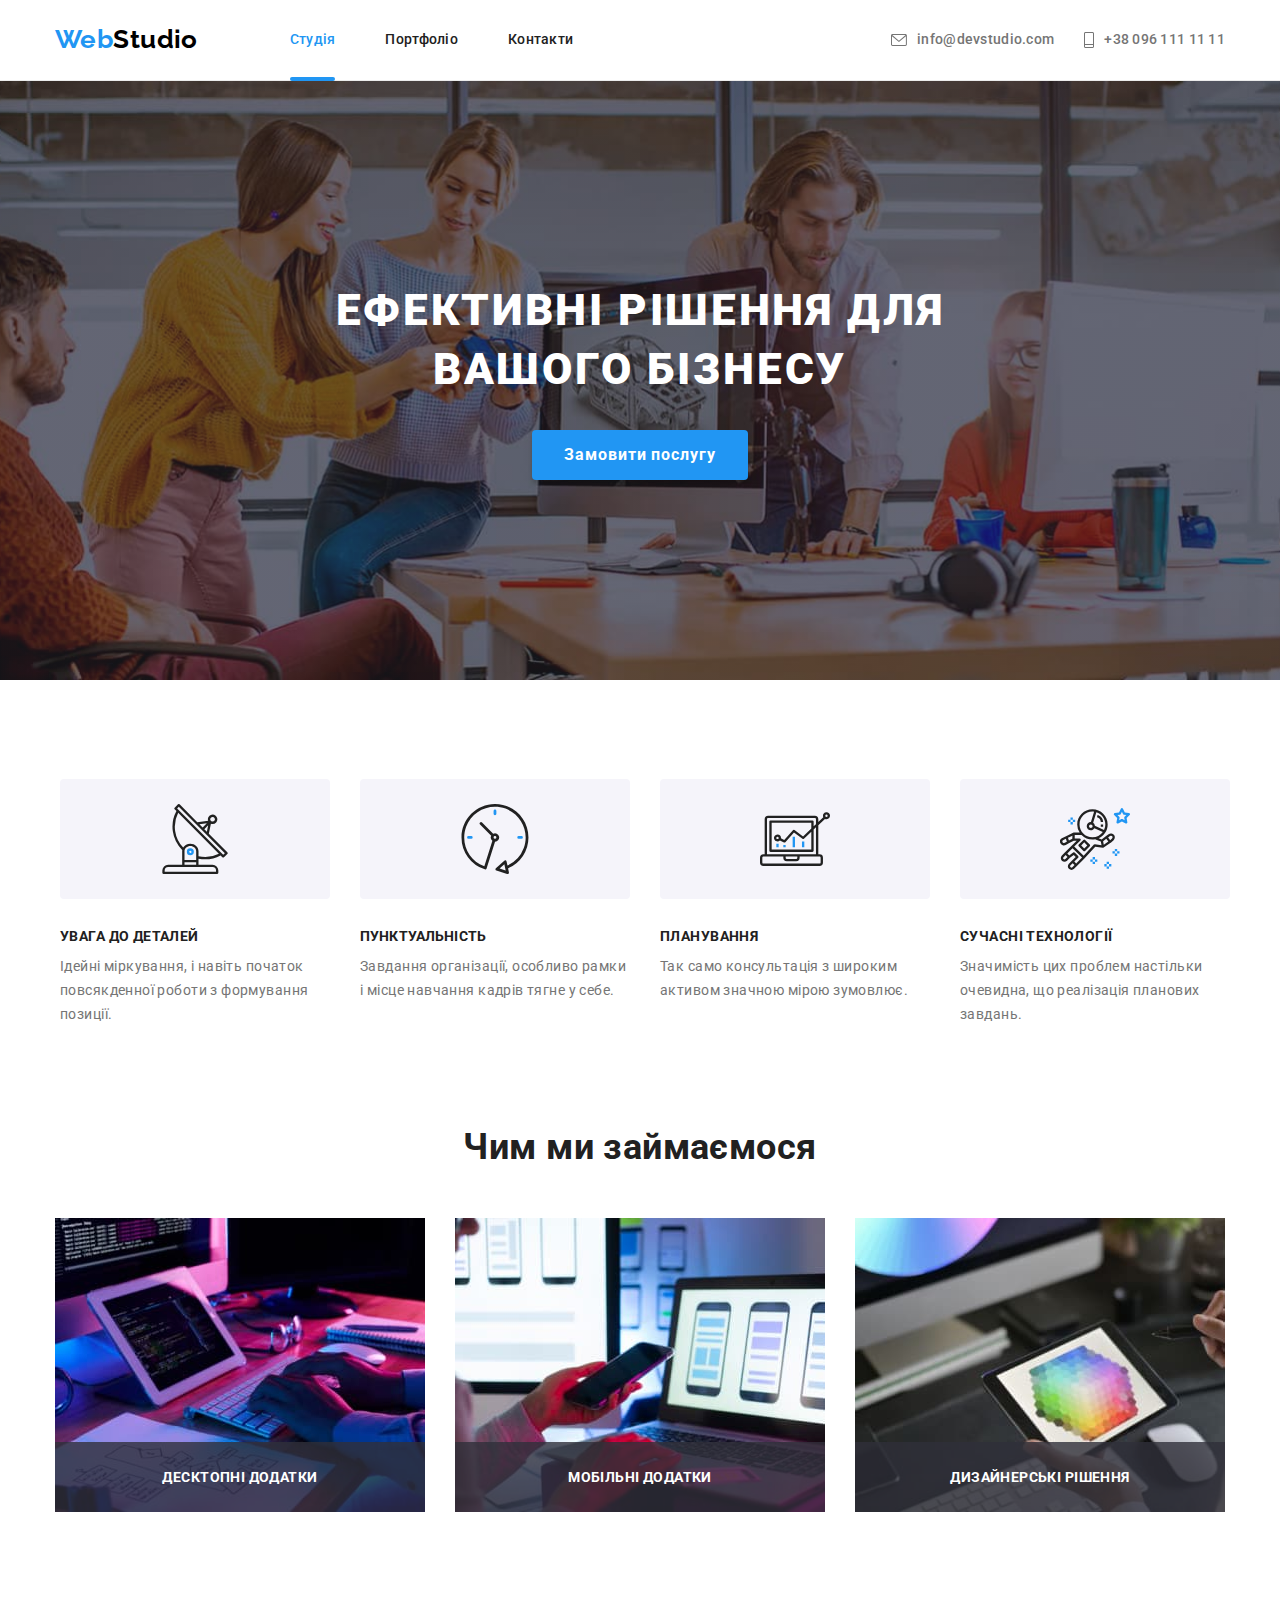
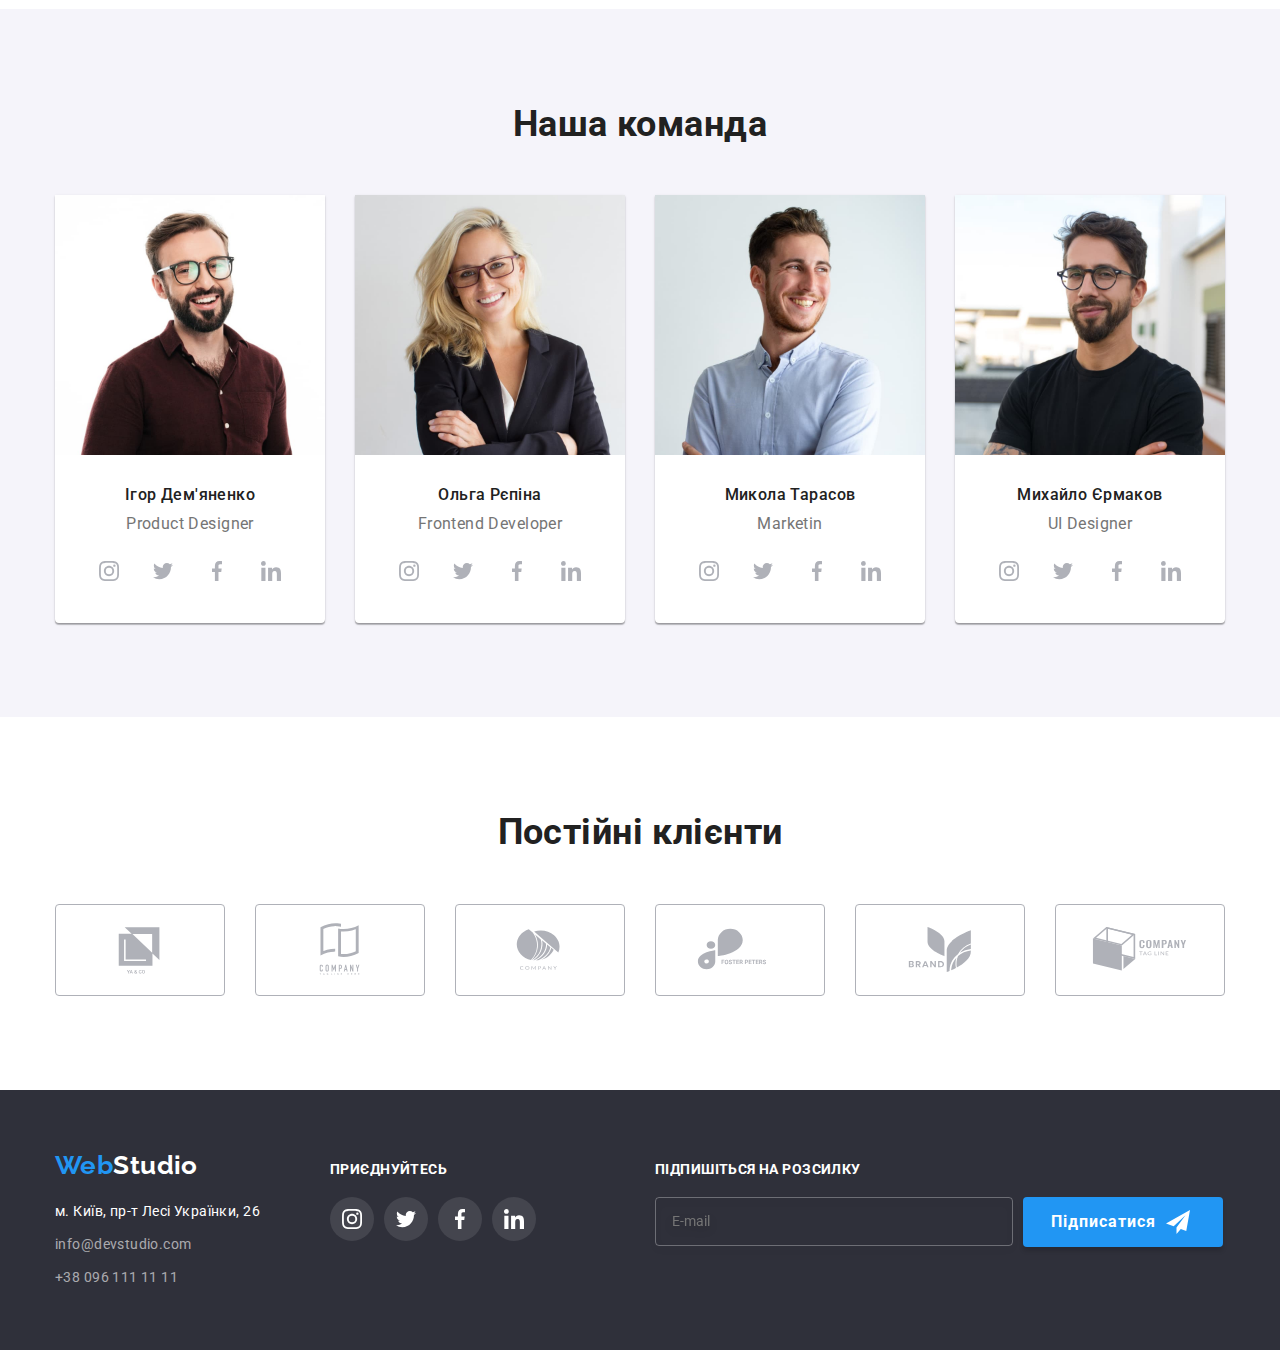
<file: index.html>
<!DOCTYPE html>
<html lang="uk">
  <head>
    <meta charset="UTF-8" />
    <meta http-equiv="X-UA-Compatible" content="IE=edge" />
    <meta name="viewport" content="width=device-width, initial-scale=1.0" />
    <title>WebStudio</title>
    <link
      href="https://fonts.googleapis.com/css2?family=Raleway:wght@700&family=Roboto:wght@400;500;700;900&display=swap"
      rel="stylesheet"
    />
    <link rel="stylesheet" href="./css/main.min.css" />
  </head>
  <body>
    <header class="page-header">
      <div class="container">
        <div class="page-header__block">
          <a href="./index.html" class="logo page-header__logo" lang="en">
            Web<span class="logo__part">Studio</span>
          </a>
          <nav class="navigation page-header__navigation">
            <ul class="navigation__list">
              <li class="navigation__item">
                <a href="./index.html" class="navigation__link navigation__link--active">Студія</a>
              </li>
              <li class="navigation__item">
                <a href="./portfolio.html" class="navigation__link">Портфоліо</a>
              </li>
              <li class="navigation__item">
                <a href="" class="navigation__link">Контакти</a>
              </li>
            </ul>
          </nav>
          <ul class="contact page-header__contact">
            <li class="contact__item">
              <a class="contact__link" href="mailto:info@devstudio.com">
                <svg class="icon contact__icon" width="16" height="12">
                  <use xlink:href="./images/sprite.svg#icon-maile"></use>
                </svg>
                info@devstudio.com
              </a>
            </li>
            <li class="contact__item">
              <a class="contact__link" href="tel:+380961111111">
                <svg class="icon contact__icon" width="10" height="16">
                  <use xlink:href="./images/sprite.svg#icon-phone1"></use>
                </svg>
                +38 096 111 11 11
              </a>
            </li>
          </ul>
        </div>
      </div>
    </header>
    <main>
      <!-- Герой -->
      <section class="hero">
        <div class="container">
          <h1 class="hero__title">Ефективні рішення для вашого бізнесу</h1>
          <button class="button hero__button" type="submit" data-modal-open>
            Замовити послугу
          </button>
        </div>
      </section>
      <!--Переваги features-->
      <section class="section">
        <div class="container">
          <h2 class="visually-hidden">Переваги</h2>
          <ul class="features">
            <li>
              <div class="features__card">
                <svg class="icon" width="70" height="70">
                  <use xlink:href="./images/sprite.svg#icon-antenna"></use>
                </svg>
              </div>
              <h3 class="features__label">УВАГА ДО ДЕТАЛЕЙ</h3>
              <p class="features__description">
                Ідейні міркування, і навіть початок повсякденної роботи з формування позиції.
              </p>
            </li>
            <li>
              <div class="features__card">
                <svg class="icon" width="70" height="70">
                  <use xlink:href="./images/sprite.svg#icon-clock"></use>
                </svg>
              </div>
              <h3 class="label features__label">ПУНКТУАЛЬНІСТЬ</h3>
              <p class="features__description">
                Завдання організації, особливо рамки і місце навчання кадрів тягне у себе.
              </p>
            </li>
            <li>
              <div class="features__card">
                <svg class="icon" width="70" height="70">
                  <use xlink:href="./images/sprite.svg#icon-diagram"></use>
                </svg>
              </div>
              <h3 class="features__label">ПЛАНУВАННЯ</h3>
              <p class="features__description">
                Так само консультація з широким активом значною мірою зумовлює.
              </p>
            </li>
            <li>
              <div class="features__card">
                <svg class="icon" width="70" height="70">
                  <use xlink:href="./images/sprite.svg#icon-astronaut"></use>
                </svg>
              </div>
              <h3 class="features__label">СУЧАСНІ ТЕХНОЛОГІЇ</h3>
              <p class="features__description">
                Значимість цих проблем настільки очевидна, що реалізація планових завдань.
              </p>
            </li>
          </ul>
        </div>
      </section>
      <!--Чим ми займаємося-->
      <section class="section work">
        <div class="container">
          <h2 class="section__title work__title">Чим ми займаємося</h2>
          <ul class="work-list">
            <li class="work-list__item">
              <img
                class="image"
                src="./images/doing_1.jpg"
                alt="Набирання коду відповідно алгоритму"
                width="370"
                height="294"
              />
              <p class="work-list__hidden">Десктопні додатки</p>
            </li>
            <li class="work-list__item">
              <img
                class="image"
                src="./images/doing_2.jpg"
                alt="Провірка адаптивної версії на телефоні"
                width="370"
                height="294"
              />
              <p class="work-list__hidden">Мобільні додатки</p>
            </li>
            <li class="work-list__item">
              <img
                class="image"
                src="./images/doing_3.jpg"
                alt="Вибір основного кольору з кольорової гами"
                width="370"
                height="294"
              />
              <p class="work-list__hidden">Дизайнерські рішення</p>
            </li>
          </ul>
        </div>
      </section>
      <!--Наша команда-->
      <section class="section team">
        <div class="container">
          <h2 class="section__title team__title">Наша команда</h2>
          <ul class="team-list">
            <li class="team-list__card">
              <img
                class="image team-list__image"
                src="./images/team_1.jpg"
                alt="Фото Ігора Дем'яненка"
                width="270"
                height="260"
              />
              <div class="team-list__meta">
                <h3 class="team-list__name">Ігор Дем'яненко</h3>
                <p class="speciality team-list__speciality">Product Designer</p>
                <ul class="social">
                  <li class="social__items">
                    <a
                      class="social__link"
                      href="#"
                      target="_blank"
                      aria-label="instagram"
                      rel="noreferrer noopener"
                    >
                      <svg class="icon social__icon" width="20" height="20">
                        <use xlink:href="./images/sprite.svg#icon-instagram"></use>
                      </svg>
                    </a>
                  </li>
                  <li class="social__items">
                    <a
                      class="social__link"
                      href="#"
                      target="_blank"
                      aria-label="twitter"
                      rel="noreferrer noopener"
                    >
                      <svg class="icon social__icon" width="20" height="20">
                        <use xlink:href="./images/sprite.svg#icon-twitter"></use>
                      </svg>
                    </a>
                  </li>
                  <li class="social__items">
                    <a
                      class="social__link"
                      href="#"
                      target="_blank"
                      aria-label="facebook"
                      rel="noreferrer noopener"
                    >
                      <svg class="icon social__icon" width="20" height="20">
                        <use xlink:href="./images/sprite.svg#icon-facebook"></use>
                      </svg>
                    </a>
                  </li>
                  <li class="social__items">
                    <a
                      class="social__link"
                      href="#"
                      target="_blank"
                      aria-label="linkedin"
                      rel="noreferrer noopener"
                    >
                      <svg class="icon social__icon" width="20" height="20">
                        <use xlink:href="./images/sprite.svg#icon-linkedin"></use>
                      </svg>
                    </a>
                  </li>
                </ul>
              </div>
            </li>
            <li class="team-list__card">
              <img
                class="image team-list__image"
                src="./images/team_2.jpg"
                alt="Фото Ігора Дем'яненка"
                width="270"
                height="260"
              />
              <div class="meta team-list__meta">
                <h3 class="name team-list__name">Ольга Рєпіна</h3>
                <p class="speciality team-list__speciality">Frontend Developer</p>
                <ul class="social social__row">
                  <li class="social__items">
                    <a
                      class="social__link"
                      href="#"
                      target="_blank"
                      aria-label="instagram"
                      rel="noreferrer noopener"
                    >
                      <svg class="icon social__icon" width="20" height="20">
                        <use xlink:href="./images/sprite.svg#icon-instagram"></use>
                      </svg>
                    </a>
                  </li>
                  <li class="social__items">
                    <a
                      class="social__link"
                      href="#"
                      target="_blank"
                      aria-label="twitter"
                      rel="noreferrer noopener"
                    >
                      <svg class="icon social__icon" width="20" height="20">
                        <use xlink:href="./images/sprite.svg#icon-twitter"></use>
                      </svg>
                    </a>
                  </li>
                  <li class="social__items">
                    <a
                      class="social__link"
                      href="#"
                      target="_blank"
                      aria-label="facebook"
                      rel="noreferrer noopener"
                    >
                      <svg class="icon social__icon" width="20" height="20">
                        <use xlink:href="./images/sprite.svg#icon-facebook"></use>
                      </svg>
                    </a>
                  </li>
                  <li class="social__items">
                    <a
                      class="social__link"
                      href="#"
                      target="_blank"
                      aria-label="linkedin"
                      rel="noreferrer noopener"
                    >
                      <svg class="icon social__icon" width="20" height="20">
                        <use xlink:href="./images/sprite.svg#icon-linkedin"></use>
                      </svg>
                    </a>
                  </li>
                </ul>
              </div>
            </li>
            <li class="team-list__card">
              <img
                class="image team-card__image"
                src="./images/team_3.jpg"
                alt="Фото Ігора Дем'яненка"
                width="270"
                height="260"
              />
              <div class="meta team-list__meta">
                <h3 class="name team-list__name">Микола Тарасов</h3>
                <p class="speciality team-list__speciality">Marketin</p>
                <ul class="social social__row">
                  <li class="social__items">
                    <a
                      class="social__link"
                      href="#"
                      target="_blank"
                      aria-label="instagram"
                      rel="noreferrer noopener"
                    >
                      <svg class="icon social__icon" width="20" height="20">
                        <use xlink:href="./images/sprite.svg#icon-instagram"></use>
                      </svg>
                    </a>
                  </li>
                  <li class="social__items">
                    <a
                      class="social__link"
                      href="#"
                      target="_blank"
                      aria-label="twitter"
                      rel="noreferrer noopener"
                    >
                      <svg class="icon social__icon" width="20" height="20">
                        <use xlink:href="./images/sprite.svg#icon-twitter"></use>
                      </svg>
                    </a>
                  </li>
                  <li class="social__items">
                    <a
                      class="social__link"
                      href="#"
                      target="_blank"
                      aria-label="facebook"
                      rel="noreferrer noopener"
                    >
                      <svg class="icon social__icon" width="20" height="20">
                        <use xlink:href="./images/sprite.svg#icon-facebook"></use>
                      </svg>
                    </a>
                  </li>
                  <li class="social__items">
                    <a
                      class="social__link"
                      href="#"
                      target="_blank"
                      aria-label="linkedin"
                      rel="noreferrer noopener"
                    >
                      <svg class="icon social__icon" width="20" height="20">
                        <use xlink:href="./images/sprite.svg#icon-linkedin"></use>
                      </svg>
                    </a>
                  </li>
                </ul>
              </div>
            </li>
            <li class="team-list__card">
              <img
                class="image team-list__image"
                src="./images/team_4.jpg"
                alt="Фото Ігора Дем'яненка"
                width="270"
                height="260"
              />
              <div class="meta team-list__meta">
                <h3 class="name team-list__name">Михайло Єрмаков</h3>
                <p class="speciality team-list__speciality">UI Designer</p>
                <ul class="social social__row">
                  <li class="social__items">
                    <a
                      class="social__link"
                      href="#"
                      target="_blank"
                      aria-label="instagram"
                      rel="noreferrer noopener"
                    >
                      <svg class="icon social__icon" width="20" height="20">
                        <use xlink:href="./images/sprite.svg#icon-instagram"></use>
                      </svg>
                    </a>
                  </li>
                  <li class="social__items">
                    <a
                      class="social__link"
                      href="#"
                      target="_blank"
                      aria-label="twitter"
                      rel="noreferrer noopener"
                    >
                      <svg class="icon social__icon" width="20" height="20">
                        <use xlink:href="./images/sprite.svg#icon-twitter"></use>
                      </svg>
                    </a>
                  </li>
                  <li class="social__items">
                    <a
                      class="social__link"
                      href="#"
                      target="_blank"
                      aria-label="facebook"
                      rel="noreferrer noopener"
                    >
                      <svg class="icon social__icon" width="20" height="20">
                        <use xlink:href="./images/sprite.svg#icon-facebook"></use>
                      </svg>
                    </a>
                  </li>
                  <li class="social__items">
                    <a
                      class="social__link"
                      href="#"
                      target="_blank"
                      aria-label="linkedin"
                      rel="noreferrer noopener"
                    >
                      <svg class="icon social__icon" width="20" height="20">
                        <use xlink:href="./images/sprite.svg#icon-linkedin"></use>
                      </svg>
                    </a>
                  </li>
                </ul>
              </div>
            </li>
          </ul>
        </div>
      </section>
      <section class="section">
        <div class="container">
          <h2 class="section__title clients__title">Постійні клієнти</h2>
          <ul class="clients-list">
            <li>
              <a
                class="clients-list__link"
                href="#"
                target="_blank"
                aria-label="instagram"
                rel="noreferrer noopener"
              >
                <svg class="icon clients-list__icon" width="106" height="60">
                  <use xlink:href="./images/sprite.svg#icon-client1"></use>
                </svg>
              </a>
            </li>
            <li>
              <a
                class="clients-list__link"
                href="#"
                target="_blank"
                aria-label="instagram"
                rel="noreferrer noopener"
              >
                <svg class="icon clients-list__icon" width="106" height="60">
                  <use xlink:href="./images/sprite.svg#icon-client2"></use>
                </svg>
              </a>
            </li>
            <li>
              <a
                class="clients-list__link"
                href="#"
                target="_blank"
                aria-label="instagram"
                rel="noreferrer noopener"
              >
                <svg class="icon clients-list__icon" width="106" height="60">
                  <use xlink:href="./images/sprite.svg#icon-client3"></use>
                </svg>
              </a>
            </li>
            <li>
              <a
                class="clients-list__link"
                href="#"
                target="_blank"
                aria-label="instagram"
                rel="noreferrer noopener"
              >
                <svg class="icon clients-list__icon" width="106" height="60">
                  <use xlink:href="./images/sprite.svg#icon-client4"></use>
                </svg>
              </a>
            </li>
            <li>
              <a
                class="clients-list__link"
                href="#"
                target="_blank"
                aria-label="instagram"
                rel="noreferrer noopener"
              >
                <svg class="icon clients-list__icon" width="106" height="60">
                  <use xlink:href="./images/sprite.svg#icon-client5"></use>
                </svg>
              </a>
            </li>
            <li>
              <a
                class="clients-list__link"
                href="#"
                target="_blank"
                aria-label="instagram"
                rel="noreferrer noopener"
              >
                <svg class="icon clients-list__icon" width="106" height="60">
                  <use xlink:href="./images/sprite.svg#icon-client6"></use>
                </svg>
              </a>
            </li>
          </ul>
        </div>
      </section>
    </main>
    <footer class="page-footer">
      <div class="container">
        <div class="box page-footer__box">
          <div class="box__location">
            <a class="logo page-footer__logo" lang="en" href="./index.html">
              Web<span class="logo__part--white">Studio</span>
            </a>
            <address>
              <ul class="address">
                <li class="address__item">
                  <a
                    class="address__link address__link--white"
                    href="https://goo.gl/maps/mdCvPHbTgnXHSj438"
                    target="_blank"
                    rel="noopener noreferrer"
                    >м. Київ, пр-т Лесі Українки, 26</a
                  >
                </li>
                <li class="address__item">
                  <a class="address__link address__link--gray" href="mailto:info@devstudio.com"
                    >info@devstudio.com</a
                  >
                </li>
                <li class="address__item">
                  <a class="address__link address__link--gray" href="tel:+380961111111"
                    >+38 096 111 11 11</a
                  >
                </li>
              </ul>
            </address>
          </div>
          <div class="box__social">
            <p class="slogan slogan__social">приєднуйтесь</p>
            <ul class="social social__row">
              <li class="social__items">
                <a
                  class="social__link page-footer__link"
                  href="#"
                  target="_blank"
                  aria-label="instagram"
                  rel="noreferrer noopener"
                >
                  <svg class="icon social__icon" width="20" height="20">
                    <use xlink:href="./images/sprite.svg#icon-instagram"></use>
                  </svg>
                </a>
              </li>
              <li class="social__items">
                <a
                  class="social__link page-footer__link"
                  href="#"
                  target="_blank"
                  aria-label="twitter"
                  rel="noreferrer noopener"
                >
                  <svg class="icon social__icon" width="20" height="20">
                    <use xlink:href="./images/sprite.svg#icon-twitter"></use>
                  </svg>
                </a>
              </li>
              <li class="social__items">
                <a
                  class="social__link page-footer__link"
                  href="#"
                  target="_blank"
                  aria-label="facebook"
                  rel="noreferrer noopener"
                >
                  <svg class="icon social__icon" width="20" height="20">
                    <use xlink:href="./images/sprite.svg#icon-facebook"></use>
                  </svg>
                </a>
              </li>
              <li class="social__items">
                <a
                  class="social__link page-footer__link"
                  href="#"
                  target="_blank"
                  aria-label="linkedin"
                  rel="noreferrer noopener"
                >
                  <svg class="icon social__icon" width="20" height="20">
                    <use xlink:href="./images/sprite.svg#icon-linkedin"></use>
                  </svg>
                </a>
              </li>
            </ul>
          </div>
          <div class="box__sending">
            <p class="slogan slogan__sending">Підпишіться на розсилку</p>
            <form class="form">
              <label class="form__mail">
                <input class="form__input" type="email" name="email" placeholder="E-mail" />
              </label>

              <button class="button form__button" type="submit">
                Підписатися
                <svg class="icon button__icon" width="24px" height="24px">
                  <use xlink:href="./images/sprite.svg#icon-send"></use>
                </svg>
              </button>
            </form>
          </div>
        </div>
      </div>
    </footer>

    <div class="backdrop is-hidden" data-modal>
      <div class="backdrop__modal">
        <button class="close-modal" type="button" data-modal-close>
          <svg class="icon close-modal__icon" width="18" height="18">
            <use xlink:href="./images/sprite.svg#icon-close"></use>
          </svg>
        </button>
        <p class="close-modal__title">Залиште свої дані, ми вам передзвонимо</p>

        <form action="#" class="form__modal">
          <div class="group-row" role="group">
            <label class="label group-row__label" for="name">Ім'я</label>
            <div class="group-row__modal">
              <input class="group-row__input" name="name" type="text" id="name" placeholder=" " />
              <svg class="icon group-row__icon" width="18" height="18">
                <use href="./images/sprite.svg#icon-person"></use>
              </svg>
            </div>
          </div>

          <div class="group-row" role="group">
            <label class="label group-row__label" for="phone">Телефон</label>
            <div class="group-row__modal">
              <input class="group-row__input" name="phone" type="tel" id="phone" placeholder=" " />
              <svg class="icon group-row__icon" width="18" height="18">
                <use xlink:href="./images/sprite.svg#icon-mobil-phone"></use>
              </svg>
            </div>
          </div>

          <div class="group-row" role="group">
            <label class="label group-row__label" for="email">Пошта</label>
            <div class="group-row__modal">
              <input class="group-row__input" name="text" type="email" id="email" placeholder=" " />
              <svg class="icon group-row__icon" width="18" height="18">
                <use xlink:href="./images/sprite.svg#icon-email"></use>
              </svg>
            </div>
          </div>

          <div class="group-textarea" role="group">
            <label class="label group-textarea__label">Коментар</label>
            <textarea
              class="group-textarea__textarea"
              name="textarea"
              placeholder="Введіть текст"
            ></textarea>
          </div>

          <div class="group-checkbox" role="group">
            <label class="group-checkbox__label">
              <input class="group-checkbox__input" type="checkbox" name="checkbox" />
              <span class="group-checkbox__icon"></span>

              Погоджуюся з розсилкою та приймаю
              <a class="group-checkbox__link">Умови договору</a>
            </label>
          </div>
          <div class="button-modal">
            <button class="button button-modal__submit" type="submit">Відправити</button>
          </div>
        </form>
      </div>
    </div>

    <!--Portfolio-->

    <script src="./js/modal.js"></script>
  </body>
</html>
</file>
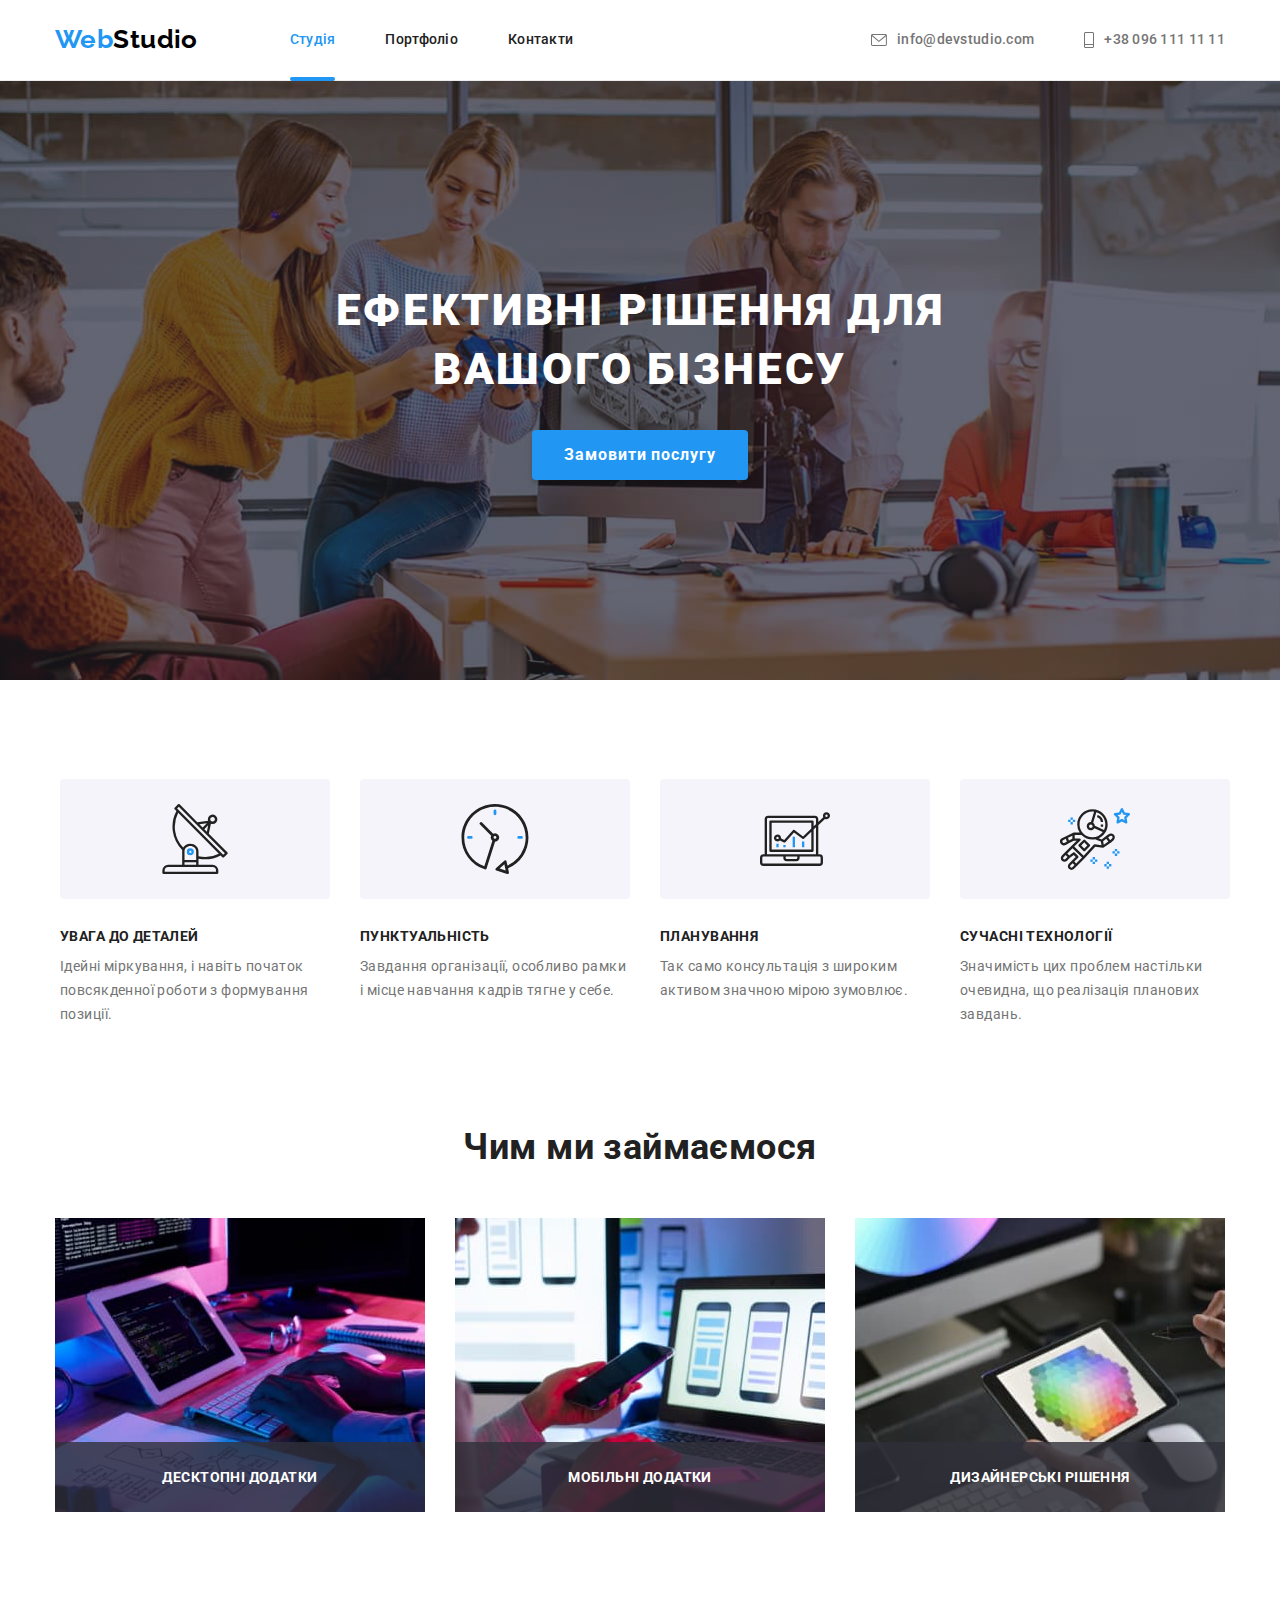
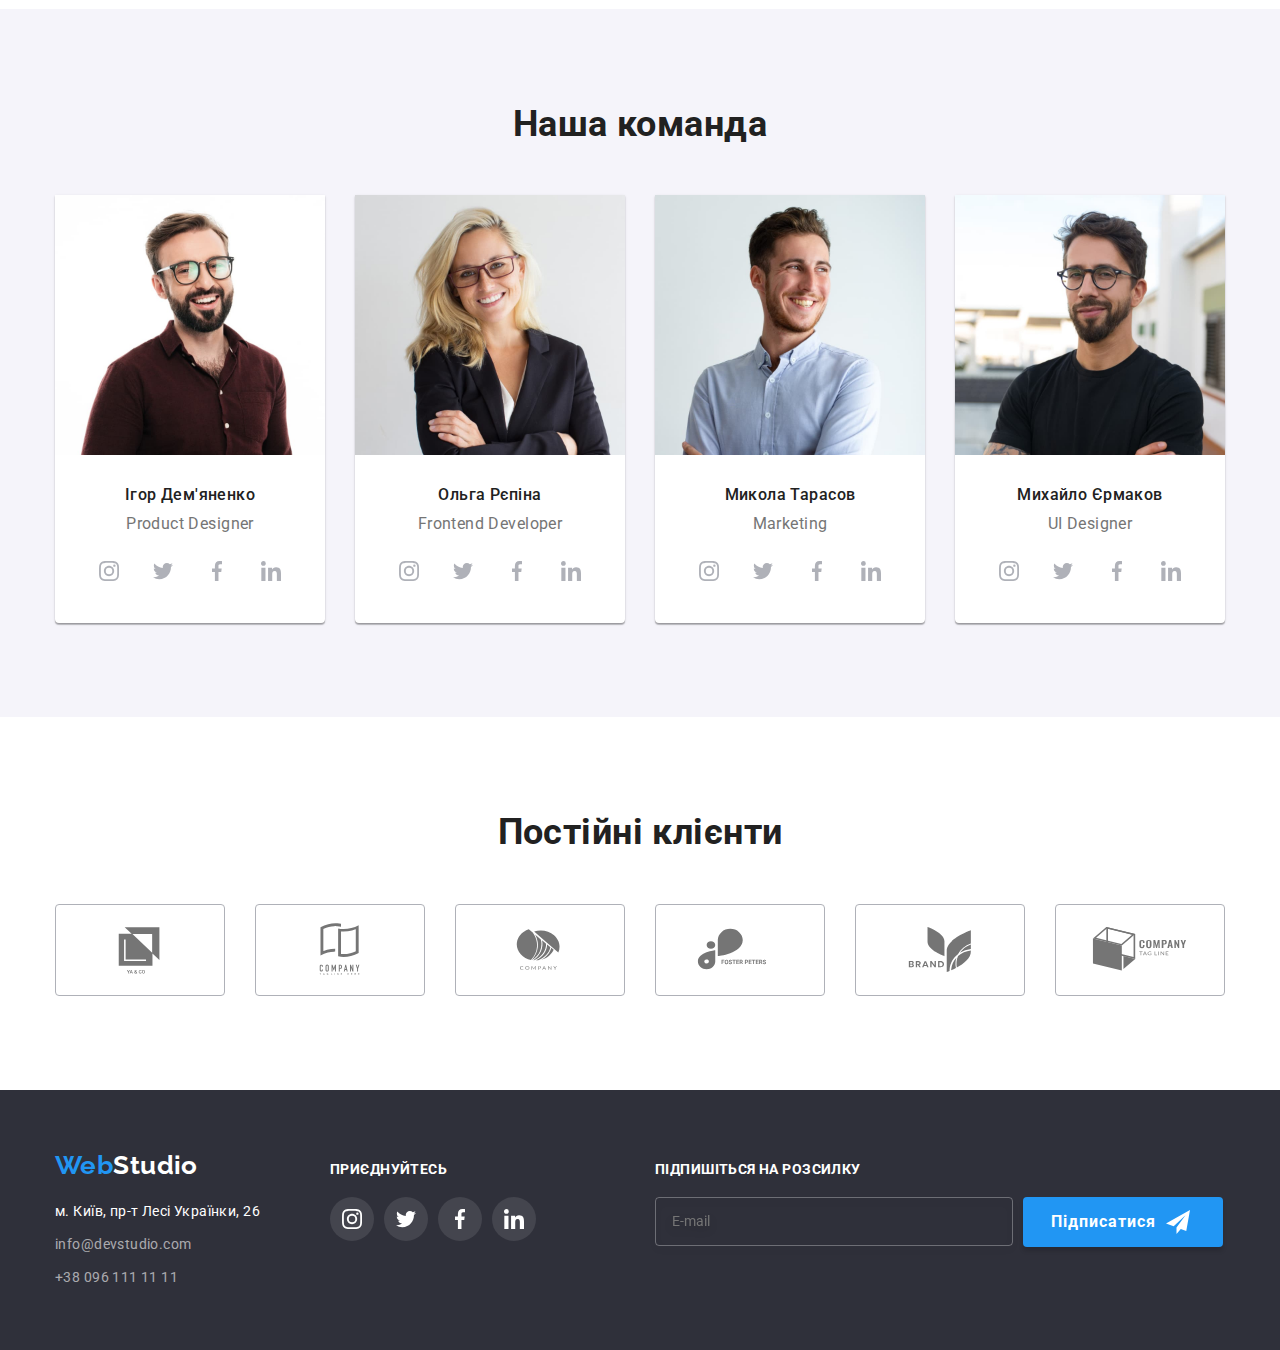
<file: old-index.html>
<!DOCTYPE html>
<html lang="uk">
  <head>
    <meta charset="UTF-8" />
    <meta http-equiv="X-UA-Compatible" content="IE=edge" />
    <meta name="viewport" content="width=device-width, initial-scale=1.0" />
    <title>WebStudio</title>

    <link
      href="https://fonts.googleapis.com/css2?family=Raleway:wght@700&family=Roboto:wght@400;500;700;900&display=swap"
      rel="stylesheet"
    />
    <link href="./old-css/modern-normalize-main/modern-normalize.css" rel="stylesheet" />
    <link href="./old-css/old-style.css" rel="stylesheet" />
  </head>
  <body>
    <header class="page-header">
      <div class="container header-block">
        <nav class="header-navigation">
          <a class="header-logo logo" lang="en" href="./index.html"><span>Web</span>Studio</a>
          <ul class="site-nav list">
            <li class="site-item">
              <a href="./old-index.html" class="site-link link current">Студія</a>
            </li>
            <li class="site-item">
              <a href="./old-portfolio.html" class="site-link link">Портфоліо</a>
            </li>
            <li class="site-item">
              <a href="" class="site-link link">Контакти</a>
            </li>
          </ul>
        </nav>
        <ul class="contact-nav list">
          <li class="contact-item">
            <a href="mailto:info@devstudio.com" class="contact-link link">
              <svg class="contact-icon" width="16" height="12">
                <use xlink:href="./images/sprite.svg#icon-maile"></use>
              </svg>
              info@devstudio.com
            </a>
          </li>
          <li class="contact-item">
            <a href="tel:+380961111111" class="contact-link link">
              <svg class="contact-icon" width="10" height="16">
                <use xlink:href="./images/sprite.svg#icon-phone1"></use>
              </svg>
              +38 096 111 11 11
            </a>
          </li>
        </ul>
      </div>
    </header>
    <main>
      <!-- Герой -->

      <section class="hero">
        <h1 class="hero-title">Ефективні рішення для вашого бізнесу</h1>
        <button class="button primary" type="submit" data-modal-open>Замовити послугу</button>
      </section>
      <!--Переваги features-->
      <section class="section">
        <div class="container">
          <h2 class="section-title visibility-hidden">Переваги</h2>
          <ul class="feature-list list">
            <li class="feature-item">
              <div class="feature-thumba">
                <svg class="feature-icon" width="70" height="70">
                  <use xlink:href="./images/sprite.svg#icon-antenna"></use>
                </svg>
              </div>
              <h3 class="title">УВАГА ДО ДЕТАЛЕЙ</h3>
              <p class="feature-icon-text text">
                Ідейні міркування, і навіть початок повсякденної роботи з формування позиції.
              </p>
            </li>
            <li class="feature-item">
              <div class="feature-thumba">
                <svg class="feature-icon" width="70" height="70">
                  <use xlink:href="./images/sprite.svg#icon-clock"></use>
                </svg>
              </div>
              <h3 class="title">ПУНКТУАЛЬНІСТЬ</h3>
              <p class="feature-icon-text text">
                Завдання організації, особливо рамки і місце навчання кадрів тягне у себе.
              </p>
            </li>
            <li class="feature-item">
              <div class="feature-thumba">
                <svg class="feature-icon" width="70" height="70">
                  <use xlink:href="./images/sprite.svg#icon-diagram"></use>
                </svg>
              </div>
              <h3 class="title">ПЛАНУВАННЯ</h3>
              <p class="feature-icon-text text">
                Так само консультація з широким активом значною мірою зумовлює.
              </p>
            </li>
            <li class="feature-item">
              <div class="feature-thumba">
                <svg class="feature-icon" width="70" height="70">
                  <use xlink:href="./images/sprite.svg#icon-astronaut"></use>
                </svg>
              </div>
              <h3 class="title">СУЧАСНІ ТЕХНОЛОГІЇ</h3>
              <p class="feature-icon-text text">
                Значимість цих проблем настільки очевидна, що реалізація планових завдань.
              </p>
            </li>
          </ul>
        </div>
      </section>
      <!--Чим ми займаємося-->
      <section class="section-work">
        <div class="container">
          <h2 class="section-title">Чим ми займаємося</h2>
          <ul class="work-list list">
            <li class="work-item">
              <div class="work-image">
                <img
                  class="image"
                  src="./images/doing_1.jpg"
                  alt="Набирання коду відповідно алгоритму"
                  width="370"
                  height="294"
                />
                <p class="work-hidden">Десктопні додатки</p>
              </div>
            </li>
            <li class="work-item">
              <img
                class="work-image image"
                src="./images/doing_2.jpg"
                alt="Провірка адаптивної версії на телефоні"
                width="370"
                height="294"
              />
              <p class="work-hidden">Мобільні додатки</p>
            </li>
            <li class="work-item">
              <div class="work-image">
                <img
                  class="work-image image"
                  src="./images/doing_3.jpg"
                  alt="Вибір основного кольору з кольорової гами"
                  width="370"
                  height="294"
                />
                <p class="work-hidden">Дизайнерські рішення</p>
              </div>
            </li>
          </ul>
        </div>
      </section>
      <!--Наша команда-->
      <section class="section our-team">
        <div class="container">
          <h2 class="section-title">Наша команда</h2>
          <ul class="team-list list">
            <li class="team-item">
              <img
                class="image"
                src="./images/team_1.jpg"
                alt="Фото Ігора Дем'яненка"
                width="270"
                height="260"
              />
              <div class="team-content">
                <h3 class="title">Ігор Дем'яненко</h3>
                <p class="text">Product Designer</p>
                <ul class="team-icons">
                  <li class="team-icon-item">
                    <a
                      class="team-icon-link"
                      href="#"
                      target="_blank"
                      aria-label="instagram"
                      rel="noreferrer noopener"
                    >
                      <svg class="team-icon" width="20" height="20">
                        <use xlink:href="./images/sprite.svg#icon-instagram"></use>
                      </svg>
                    </a>
                  </li>
                  <li class="team-icon-item">
                    <a
                      class="team-icon-link"
                      href="#"
                      target="_blank"
                      aria-label="twitter"
                      rel="noreferrer noopener"
                    >
                      <svg class="team-icon" width="20" height="20">
                        <use xlink:href="./images/sprite.svg#icon-twitter"></use>
                      </svg>
                    </a>
                  </li>
                  <li class="team-icon-item">
                    <a
                      class="team-icon-link"
                      href="#"
                      target="_blank"
                      aria-label="facebook"
                      rel="noreferrer noopener"
                    >
                      <svg class="team-icon" width="20" height="20">
                        <use xlink:href="./images/sprite.svg#icon-facebook"></use>
                      </svg>
                    </a>
                  </li>
                  <li class="team-icon-item">
                    <a
                      class="team-icon-link"
                      href="#"
                      target="_blank"
                      aria-label="linkedin"
                      rel="noreferrer noopener"
                    >
                      <svg class="team-icon" width="20" height="20">
                        <use xlink:href="./images/sprite.svg#icon-linkedin"></use>
                      </svg>
                    </a>
                  </li>
                </ul>
              </div>
            </li>
            <li class="team-item">
              <img
                class="image"
                src="./images/team_2.jpg"
                alt="Фото Ольги Рєпіної "
                width="270"
                height="260"
              />
              <div class="team-content">
                <h3 class="title">Ольга Рєпіна</h3>
                <p class="text">Frontend Developer</p>

                <ul class="team-icons">
                  <li class="team-icon-item">
                    <a
                      class="team-icon-link"
                      href="#"
                      target="_blank"
                      aria-label="instagram"
                      rel="noreferrer noopener"
                    >
                      <svg class="team-icon" width="20" height="20">
                        <use xlink:href="./images/sprite.svg#icon-instagram"></use>
                      </svg>
                    </a>
                  </li>
                  <li class="team-icon-item">
                    <a
                      class="team-icon-link"
                      href="#"
                      target="_blank"
                      aria-label="twitter"
                      rel="noreferrer noopener"
                    >
                      <svg class="team-icon" width="20" height="20">
                        <use xlink:href="./images/sprite.svg#icon-twitter"></use>
                      </svg>
                    </a>
                  </li>
                  <li class="team-icon-item">
                    <a
                      class="team-icon-link"
                      href="#"
                      target="_blank"
                      aria-label="facebook"
                      rel="noreferrer noopener"
                    >
                      <svg class="team-icon" width="20" height="20">
                        <use xlink:href="./images/sprite.svg#icon-facebook"></use>
                      </svg>
                    </a>
                  </li>
                  <li class="team-icon-item">
                    <a
                      class="team-icon-link"
                      href="#"
                      target="_blank"
                      aria-label="linkedin"
                      rel="noreferrer noopener"
                    >
                      <svg class="team-icon" width="20" height="20">
                        <use xlink:href="./images/sprite.svg#icon-linkedin"></use>
                      </svg>
                    </a>
                  </li>
                </ul>
              </div>
            </li>
            <li class="team-item">
              <img
                class="image"
                src="./images/team_3.jpg"
                alt="Фото Миколи Тарасова "
                width="270"
                height="260"
              />
              <div class="team-content">
                <h3 class="title">Микола Тарасов</h3>
                <p class="text">Marketing</p>

                <ul class="team-icons">
                  <li class="team-icon-item">
                    <a
                      class="team-icon-link"
                      href="#"
                      target="_blank"
                      aria-label="instagram"
                      rel="noreferrer noopener"
                    >
                      <svg class="team-icon" width="20" height="20">
                        <use xlink:href="./images/sprite.svg#icon-instagram"></use>
                      </svg>
                    </a>
                  </li>
                  <li class="team-icon-item">
                    <a
                      class="team-icon-link"
                      href="#"
                      target="_blank"
                      aria-label="twitter"
                      rel="noreferrer noopener"
                    >
                      <svg class="team-icon" width="20" height="20">
                        <use xlink:href="./images/sprite.svg#icon-twitter"></use>
                      </svg>
                    </a>
                  </li>
                  <li class="team-icon-item">
                    <a
                      class="team-icon-link"
                      href="#"
                      target="_blank"
                      aria-label="facebook"
                      rel="noreferrer noopener"
                    >
                      <svg class="team-icon" width="20" height="20">
                        <use xlink:href="./images/sprite.svg#icon-facebook"></use>
                      </svg>
                    </a>
                  </li>
                  <li class="team-icon-item">
                    <a
                      class="team-icon-link"
                      href="#"
                      target="_blank"
                      aria-label="linkedin"
                      rel="noreferrer noopener"
                    >
                      <svg class="team-icon" width="20" height="20">
                        <use xlink:href="./images/sprite.svg#icon-linkedin"></use>
                      </svg>
                    </a>
                  </li>
                </ul>
              </div>
            </li>
            <li class="team-item">
              <img
                class="image"
                src="./images/team_4.jpg"
                alt="Фото Михайла Єрмакова"
                width="270"
                height="260"
              />
              <div class="team-content">
                <h3 class="title">Михайло Єрмаков</h3>
                <p class="text">UI Designer</p>

                <ul class="team-icons">
                  <li class="team-icon-item">
                    <a
                      class="team-icon-link"
                      href="#"
                      target="_blank"
                      aria-label="instagram"
                      rel="noreferrer noopener"
                    >
                      <svg class="team-icon" width="20" height="20">
                        <use xlink:href="./images/sprite.svg#icon-instagram"></use>
                      </svg>
                    </a>
                  </li>
                  <li class="team-icon-item">
                    <a
                      class="team-icon-link"
                      href="#"
                      target="_blank"
                      aria-label="twitter"
                      rel="noreferrer noopener"
                    >
                      <svg class="team-icon" width="20" height="20">
                        <use xlink:href="./images/sprite.svg#icon-twitter"></use>
                      </svg>
                    </a>
                  </li>
                  <li class="team-icon-item">
                    <a
                      class="team-icon-link"
                      href="#"
                      target="_blank"
                      aria-label="facebook"
                      rel="noreferrer noopener"
                    >
                      <svg class="team-icon" width="20" height="20">
                        <use xlink:href="./images/sprite.svg#icon-facebook"></use>
                      </svg>
                    </a>
                  </li>
                  <li class="team-icon-item">
                    <a
                      class="team-icon-link"
                      href="#"
                      target="_blank"
                      aria-label="linkedin"
                      rel="noreferrer noopener"
                    >
                      <svg class="team-icon" width="20" height="20">
                        <use xlink:href="./images/sprite.svg#icon-linkedin"></use>
                      </svg>
                    </a>
                  </li>
                </ul>
              </div>
            </li>
          </ul>
        </div>
      </section>
      <section class="section-clients">
        <div class="container">
          <h2 class="section-title">Постійні клієнти</h2>
          <ul class="clients list">
            <li class="client-item">
              <a
                class="client-link"
                href="#"
                target="_blank"
                aria-label="instagram"
                rel="noreferrer noopener"
              >
                <svg class="client-icon" width="106" height="60">
                  <use xlink:href="./images/sprite.svg#icon-client1"></use>
                </svg>
              </a>
            </li>
            <li class="client-item">
              <a
                class="client-link"
                href="#"
                target="_blank"
                aria-label="instagram"
                rel="noreferrer noopener"
              >
                <svg class="client-icon" width="106" height="60">
                  <use xlink:href="./images/sprite.svg#icon-client2"></use>
                </svg>
              </a>
            </li>
            <li class="client-item">
              <a
                class="client-link"
                href="#"
                target="_blank"
                aria-label="instagram"
                rel="noreferrer noopener"
              >
                <svg class="client-icon" width="106" height="60">
                  <use xlink:href="./images/sprite.svg#icon-client3"></use>
                </svg>
              </a>
            </li>
            <li class="client-item">
              <a
                class="client-link"
                href="#"
                target="_blank"
                aria-label="instagram"
                rel="noreferrer noopener"
              >
                <svg class="client-icon" width="106" height="60">
                  <use xlink:href="./images/sprite.svg#icon-client4"></use>
                </svg>
              </a>
            </li>
            <li class="client-item">
              <a
                class="client-link"
                href="#"
                target="_blank"
                aria-label="instagram"
                rel="noreferrer noopener"
              >
                <svg class="client-icon" width="106" height="60">
                  <use xlink:href="./images/sprite.svg#icon-client5"></use>
                </svg>
              </a>
            </li>
            <li class="client-item">
              <a
                class="client-link"
                href="#"
                target="_blank"
                aria-label="instagram"
                rel="noreferrer noopener"
              >
                <svg class="client-icon" width="106" height="60">
                  <use xlink:href="./images/sprite.svg#icon-client6"></use>
                </svg>
              </a>
            </li>
          </ul>
        </div>
      </section>
    </main>

    <footer class="footer">
      <div class="container">
        <div class="footer-boxs">
          <div class="footer-address">
            <a class="logo footer-logo" lang="en" href="./index.html">Web<span>Studio</span></a>
            <address>
              <ul class="address-list list">
                <li class="address-item">
                  <a
                    class="link-address link"
                    href="https://goo.gl/maps/mdCvPHbTgnXHSj438"
                    target="_blank"
                    rel="noopener noreferrer"
                    >м. Київ, пр-т Лесі Українки, 26</a
                  >
                </li>
                <li class="address-item">
                  <a class="link" href="mailto:info@devstudio.com">info@devstudio.com</a>
                </li>
                <li class="address-item">
                  <a class="link" href="tel:+380961111111">+38 096 111 11 11</a>
                </li>
              </ul>
            </address>
          </div>
          <div class="footer-social">
            <p class="footer-title">приєднуйтесь</p>
            <ul class="footer-icons">
              <li class="footer-item">
                <a
                  class="footer-link"
                  href="#"
                  target="_blank"
                  aria-label="instagram"
                  rel="noreferrer noopener"
                >
                  <svg class="footer-icon" width="20" height="20">
                    <use xlink:href="./images/sprite.svg#icon-instagram"></use>
                  </svg>
                </a>
              </li>
              <li class="footer-item">
                <a
                  class="footer-link"
                  href="#"
                  target="_blank"
                  aria-label="twitter"
                  rel="noreferrer noopener"
                >
                  <svg class="footer-icon" width="20" height="20">
                    <use xlink:href="./images/sprite.svg#icon-twitter"></use>
                  </svg>
                </a>
              </li>
              <li class="footer-item">
                <a
                  class="footer-link"
                  href="#"
                  target="_blank"
                  aria-label="facebook"
                  rel="noreferrer noopener"
                >
                  <svg class="footer-icon" width="20" height="20">
                    <use xlink:href="./images/sprite.svg#icon-facebook"></use>
                  </svg>
                </a>
              </li>
              <li class="footer-item">
                <a
                  class="footer-link"
                  href="#"
                  target="_blank"
                  aria-label="linkedin"
                  rel="noreferrer noopener"
                >
                  <svg class="footer-icon" width="20" height="20">
                    <use xlink:href="./images/sprite.svg#icon-linkedin"></use>
                  </svg>
                </a>
              </li>
            </ul>
          </div>

          <div class="footer-form">
            <p class="form-title">Підпишіться на розсилку</p>
            <form class="footer-form-email">
              <label class="form-email">
                <input type="email" name="email" placeholder="E-mail" />
              </label>

              <button class="footer-button" type="submit">
                Підписатися
                <svg class="icon-send" width="24px" height="24px">
                  <use xlink:href="./images/sprite.svg#icon-send"></use>
                </svg>
              </button>
            </form>
          </div>
        </div>
      </div>
    </footer>

    <div class="backdrop is-hidden" data-modal>
      <div class="backdrop-modal">
        <button class="close-modal" type="button" data-modal-close>
          <svg class="icon-close" width="18" height="18">
            <use xlink:href="./images/sprite.svg#icon-close"></use>
          </svg>
        </button>
        <p class="modal-title">Залиште свої дані, ми вам передзвонимо</p>

        <form action="#" class="modal-form">
          <div class="group-row" role="group">
            <label class="form-row-title" for="name">Ім'я</label>
            <div class="group-modal">
              <input class="form-row-input" name="name" type="text" id="name" placeholder=" " />

              <svg class="modal-icon" width="18" height="18">
                <use href="./images/sprite.svg#icon-person"></use>
              </svg>
            </div>
          </div>

          <div class="group-row" role="group">
            <label class="form-row-title" for="phone">Телефон</label>

            <div class="group-modal">
              <input class="form-row-input" name="phone" type="number" id="phone" placeholder=" " />
              <svg class="modal-icon" width="18" height="18">
                <use xlink:href="./images/sprite.svg#icon-mobil-phone"></use>
              </svg>
            </div>
          </div>
          <div class="group-row" role="group">
            <label class="form-row-title" for="email">Пошта</label>

            <div class="group-modal">
              <input class="form-row-input" name="text" type="email" id="email" placeholder=" " />
              <svg class="modal-icon" width="18" height="18">
                <use xlink:href="./images/sprite.svg#icon-email"></use>
              </svg>
            </div>
          </div>
          <div class="group-row-textarea" role="group">
            <label class="form-row-title">Коментар</label>
            <textarea
              class="form-row-textarea"
              name="textarea"
              placeholder="Введіть текст"
            ></textarea>
          </div>
          <div class="group-row-checkbox" role="group">
            <label class="form-label-checkbox">
              <input class="form-input-checkbox" type="checkbox" name="checkbox" />
              <span class="form-icon-checkbox"></span>

              Погоджуюся з розсилкою та приймаю
              <a class="modal-link-checkbox">Умови договору</a>
            </label>
          </div>
          <div class="group-row-button">
            <button class="button-submit" type="submit">Відправити</button>
          </div>
        </form>
      </div>
    </div>
    <script src="./js/modal.js"></script>
  </body>
</html>
</file>
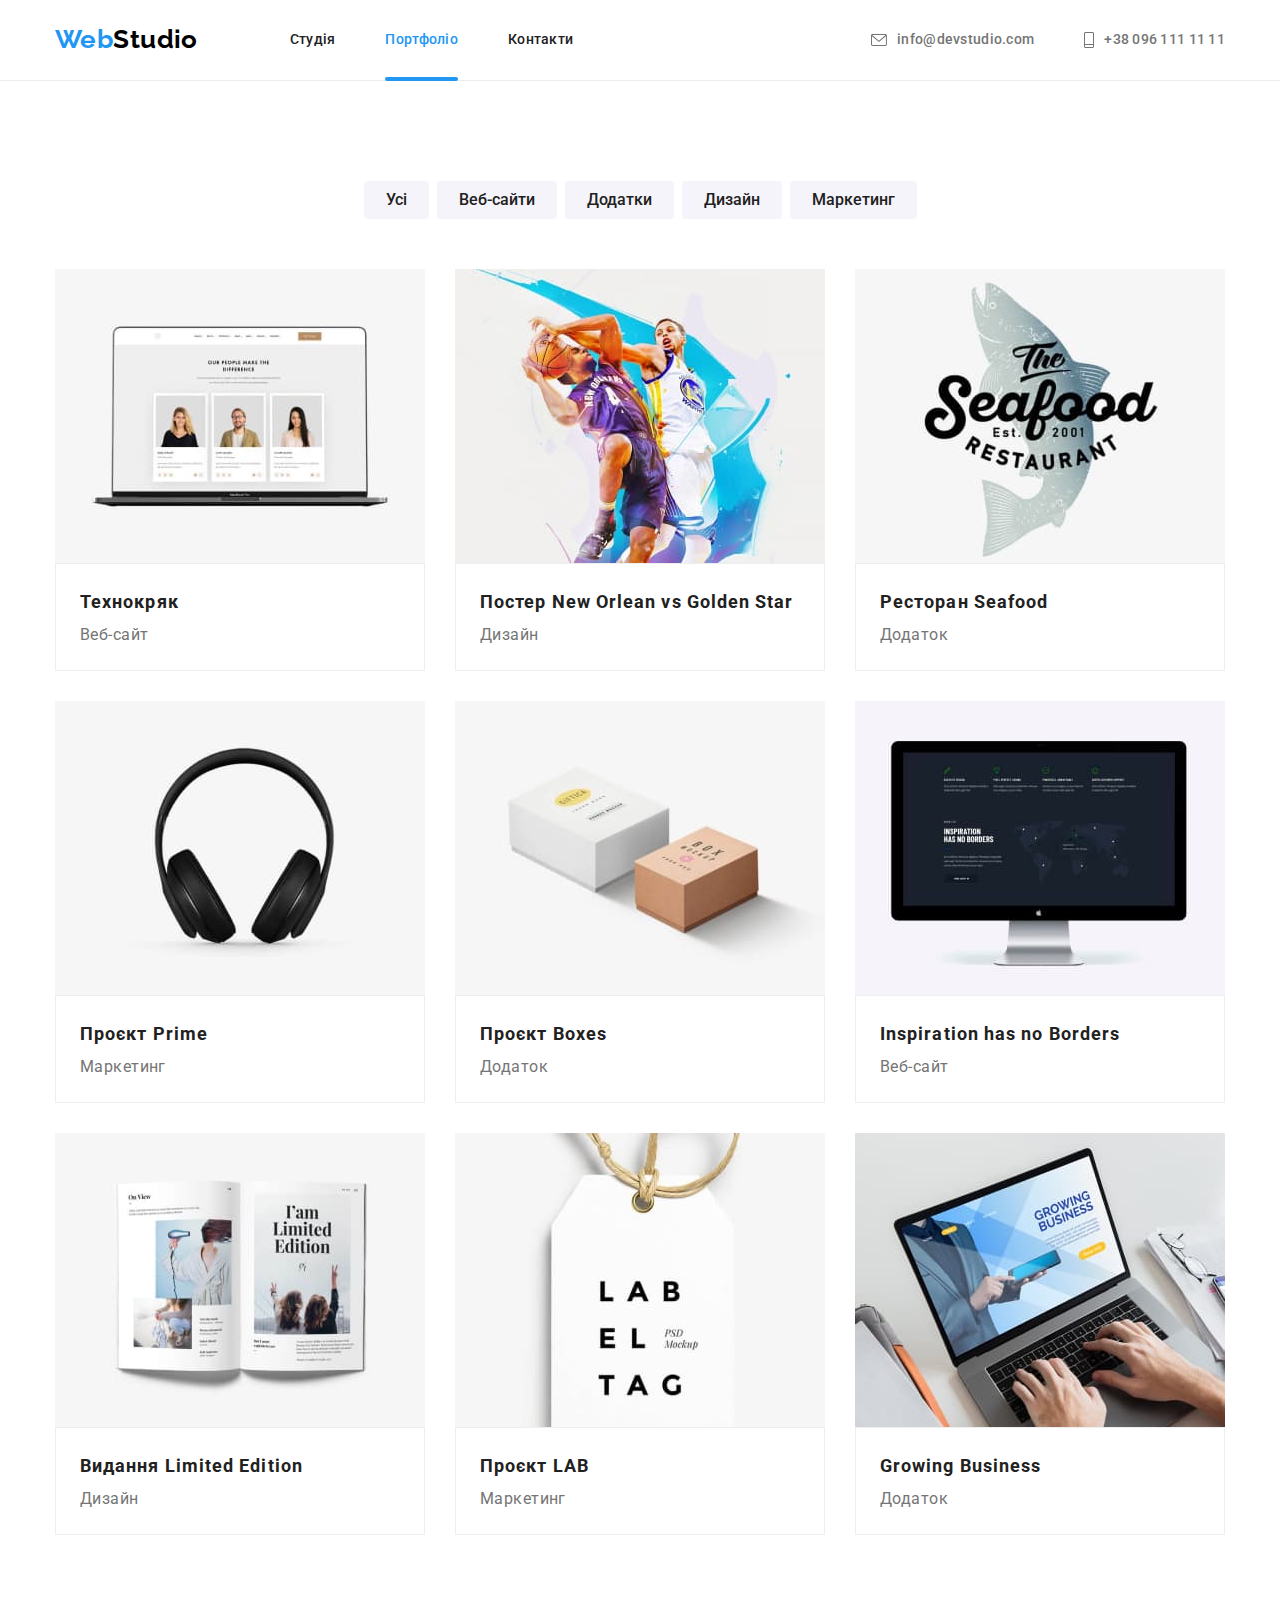
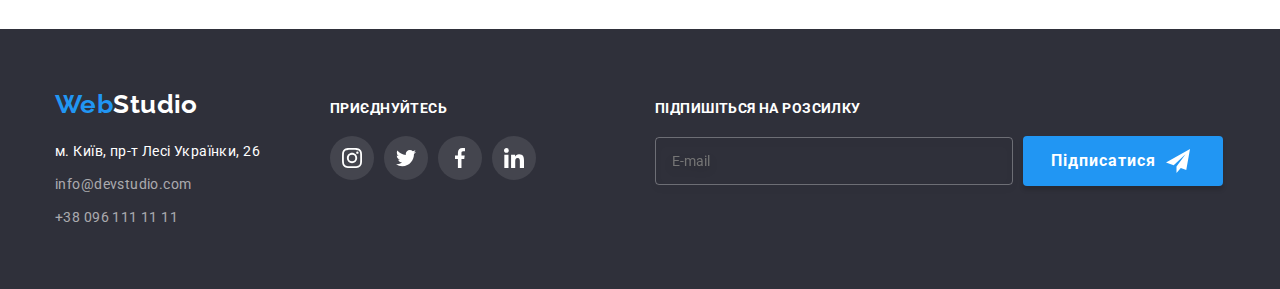
<file: old-portfolio.html>
<!DOCTYPE html>
<html lang="uk">
  <head>
    <meta charset="UTF-8" />
    <meta http-equiv="X-UA-Compatible" content="IE=edge" />
    <meta name="viewport" content="width=device-width, initial-scale=1.0" />
    <title>WebStudio</title>

    <link
      href="https://fonts.googleapis.com/css2?family=Raleway:wght@700&family=Roboto:wght@400;500;700;900&display=swap"
      rel="stylesheet"
    />
    <link href="./old-css/modern-normalize-main/modern-normalize.css" rel="stylesheet" />
    <link href="./old-css/old-style.css" rel="stylesheet" />
  </head>
  <body>
    <header class="page-header">
      <div class="container header-block">
        <nav class="header-navigation">
          <a class="header-logo logo" lang="en" href="./index.html"><span>Web</span>Studio</a>
          <ul class="site-nav list">
            <li class="site-item">
              <a href="./old-index.html" class="site-link link">Студія</a>
            </li>
            <li class="site-item">
              <a href="./old-portfolio.html" class="site-link current link">Портфоліо</a>
            </li>
            <li class="site-item">
              <a href="" class="site-link link">Контакти</a>
            </li>
          </ul>
        </nav>
        <ul class="contact-nav list">
          <li class="contact-item">
            <a href="mailto:info@devstudio.com" class="contact-link link">
              <svg class="contact-icon" width="16" height="12">
                <use xlink:href="./images/sprite.svg#icon-maile"></use>
              </svg>
              info@devstudio.com
            </a>
          </li>
          <li class="contact-item">
            <a href="tel:+380961111111" class="contact-link link">
              <svg class="contact-icon" width="10" height="16">
                <use xlink:href="./images/sprite.svg#icon-phone1"></use>
              </svg>
              +38 096 111 11 11
            </a>
          </li>
        </ul>
      </div>
    </header>
    <!--Portfolio-->
    <main class="main">
      <div class="container">
        <h1 class="portfolio-hidden">Portfolio</h1>
        <ul class="portfolio-buttons butons list">
          <li class="buttons-items"><button class="portfolio-button" type="button">Усі</button></li>
          <li class="buttons-items">
            <button class="portfolio-button" type="submit">Веб-сайти</button>
          </li>
          <li class="buttons-items">
            <button class="portfolio-button" type="submit">Додатки</button>
          </li>
          <li class="buttons-items">
            <button class="portfolio-button" type="submit">Дизайн</button>
          </li>
          <li class="buttons-items">
            <button class="portfolio-button" type="submit">Маркетинг</button>
          </li>
        </ul>
        <ul class="portfolio-list list">
          <li class="portfolio-item">
            <a class="portfolio-link link" href="">
              <div class="image-wrapper">
                <img
                  class="portfolio-image image"
                  src="./images/portfolio_1.jpg"
                  width="370"
                  height="294"
                  alt="На ноутбуці відкрита головна сторінка"
                />
                <p class="portfolio-hidden-text">
                  Ресурс пропонує комплексні пропозиції з різним рівнем функціоналу та сервісів. Все
                  це дозволить відвідувачу отримати вичерпні відомості про компанію чи приватну
                  особу.
                </p>
              </div>

              <div class="portfolio-content">
                <h2 class="title">Технокряк</h2>
                <p class="text">Веб-сайт</p>
              </div>
            </a>
          </li>
          <li class="portfolio-item">
            <a class="portfolio-link link" href="">
              <div class="image-wrapper">
                <img
                  class="portfolio-image image"
                  src="./images/portfolio_2.jpg"
                  width="370"
                  height="294"
                  alt="Баскетболіст у білій формі забирає баскетбольний мяч у баскетболіста у синій формі"
                />
                <p class="portfolio-hidden-text">
                  Ресурс пропонує комплексні пропозиції з різним рівнем функціоналу та сервісів. Все
                  це дозволить відвідувачу отримати вичерпні відомості про компанію чи приватну
                  особу.
                </p>
              </div>
              <div class="portfolio-content">
                <h2 class="title">Постер New Orlean vs Golden Star</h2>
                <p class="text">Дизайн</p>
              </div>
            </a>
          </li>
          <li class="portfolio-item">
            <a class="portfolio-link link" href="">
              <div class="image-wrapper">
                <img
                  class="portfolio-image image"
                  src="./images/portfolio_3.jpg"
                  width="370"
                  height="294"
                  alt="Лого ресторана"
                />
                <p class="portfolio-hidden-text">
                  Ресурс пропонує комплексні пропозиції з різним рівнем функціоналу та сервісів. Все
                  це дозволить відвідувачу отримати вичерпні відомості про компанію чи приватну
                  особу.
                </p>
              </div>
              <div class="portfolio-content">
                <h2 class="title">Ресторан Seafood</h2>
                <p class="text">Додаток</p>
              </div>
            </a>
          </li>
          <li class="portfolio-item">
            <a class="portfolio-link link" href="">
              <div class="image-wrapper">
                <img
                  class="portfolio-image image"
                  src="./images/portfolio_4.jpg"
                  width="370"
                  height="294"
                  alt="Наушники"
                />
                <p class="portfolio-hidden-text">
                  Ресурс пропонує комплексні пропозиції з різним рівнем функціоналу та сервісів. Все
                  це дозволить відвідувачу отримати вичерпні відомості про компанію чи приватну
                  особу.
                </p>
              </div>
              <div class="portfolio-content">
                <h2 class="title">Проєкт Prime</h2>
                <p class="text">Маркетинг</p>
              </div>
            </a>
          </li>
          <li class="portfolio-item">
            <a class="portfolio-link link" href="">
              <div class="image-wrapper">
                <img
                  class="image"
                  src="./images/portfolio_5.jpg"
                  width="370"
                  height="294"
                  alt="2 Коробки"
                />
                <p class="portfolio-hidden-text">
                  Ресурс пропонує комплексні пропозиції з різним рівнем функціоналу та сервісів. Все
                  це дозволить відвідувачу отримати вичерпні відомості про компанію чи приватну
                  особу.
                </p>
              </div>
              <div class="portfolio-content">
                <h2 class="title">Проєкт Boxes</h2>
                <p class="text">Додаток</p>
              </div>
            </a>
          </li>
          <li class="portfolio-item">
            <a class="portfolio-link link" href="">
              <div class="image-wrapper">
                <img
                  class="portfolio-image image"
                  src="./images/portfolio_6.jpg"
                  width="370"
                  height="294"
                  alt="Включений монітор"
                />
                <p class="portfolio-hidden-text">
                  Ресурс пропонує комплексні пропозиції з різним рівнем функціоналу та сервісів. Все
                  це дозволить відвідувачу отримати вичерпні відомості про компанію чи приватну
                  особу.
                </p>
              </div>
              <div class="portfolio-content">
                <h2 class="title">Inspiration has no Borders</h2>
                <p class="text">Веб-сайт</p>
              </div>
            </a>
          </li>
          <li class="portfolio-item">
            <a class="portfolio-link link" href="">
              <div class="image-wrapper">
                <img
                  class="portfolio-image image"
                  src="./images/portfolio_7.jpg"
                  width="370"
                  height="294"
                  alt="Розкритий журнал"
                />
                <p class="portfolio-hidden-text">
                  Ресурс пропонує комплексні пропозиції з різним рівнем функціоналу та сервісів. Все
                  це дозволить відвідувачу отримати вичерпні відомості про компанію чи приватну
                  особу.
                </p>
              </div>
              <div class="portfolio-content">
                <h2 class="title">Видання Limited Edition</h2>
                <p class="text">Дизайн</p>
              </div>
            </a>
          </li>
          <li class="portfolio-item">
            <a class="portfolio-link link" href="">
              <div class="image-wrapper">
                <img
                  class="portfolio-image image"
                  src="./images/portfolio_8.jpg"
                  width="370"
                  height="294"
                  alt="Етикетка"
                />
                <p class="portfolio-hidden-text">
                  Ресурс пропонує комплексні пропозиції з різним рівнем функціоналу та сервісів. Все
                  це дозволить відвідувачу отримати вичерпні відомості про компанію чи приватну
                  особу.
                </p>
              </div>
              <div class="portfolio-content">
                <h2 class="title">Проєкт LAB</h2>
                <p class="text">Маркетинг</p>
              </div>
            </a>
          </li>
          <li class="portfolio-item">
            <a class="portfolio-link link" href="">
              <div class="image-wrapper">
                <img
                  class="portfolio-image image"
                  src="./images/portfolio_9.jpg"
                  width="370"
                  height="294"
                  alt="Набирання тексту на ноутбуці"
                />
                <p class="portfolio-hidden-text">
                  Ресурс пропонує комплексні пропозиції з різним рівнем функціоналу та сервісів. Все
                  це дозволить відвідувачу отримати вичерпні відомості про компанію чи приватну
                  особу.
                </p>
              </div>
              <div class="portfolio-content">
                <h2 class="title">Growing Business</h2>
                <p class="text">Додаток</p>
              </div>
            </a>
          </li>
        </ul>
      </div>
    </main>
    <!--Footer-->
    <footer class="footer">
      <div class="container">
        <div class="footer-boxs">
          <div class="footer-address">
            <a class="logo footer-logo" lang="en" href="./index.html">Web<span>Studio</span></a>
            <address>
              <ul class="address-list list">
                <li class="address-item">
                  <a
                    class="link-address"
                    href="https://goo.gl/maps/mdCvPHbTgnXHSj438"
                    target="_blank"
                    rel="noopener noreferrer"
                    >м. Київ, пр-т Лесі Українки, 26</a
                  >
                </li>
                <li class="address-item">
                  <a class="link" href="mailto:info@devstudio.com">info@devstudio.com</a>
                </li>
                <li class="address-item">
                  <a class="link" href="tel:+380961111111">+38 096 111 11 11</a>
                </li>
              </ul>
            </address>
          </div>
          <div class="footer-social">
            <p class="footer-title">приєднуйтесь</p>
            <ul class="footer-icons">
              <li class="footer-item">
                <a
                  class="footer-link"
                  href="#"
                  target="_blank"
                  aria-label="instagram"
                  rel="noreferrer noopener"
                >
                  <svg class="footer-icon" width="20" height="20">
                    <use xlink:href="./images/sprite.svg#icon-instagram"></use>
                  </svg>
                </a>
              </li>
              <li class="footer-item">
                <a
                  class="footer-link"
                  href="#"
                  target="_blank"
                  aria-label="twitter"
                  rel="noreferrer noopener"
                >
                  <svg class="footer-icon" width="20" height="20">
                    <use xlink:href="./images/sprite.svg#icon-twitter"></use>
                  </svg>
                </a>
              </li>
              <li class="footer-item">
                <a
                  class="footer-link"
                  href="#"
                  target="_blank"
                  aria-label="facebook"
                  rel="noreferrer noopener"
                >
                  <svg class="footer-icon" width="20" height="20">
                    <use xlink:href="./images/sprite.svg#icon-facebook"></use>
                  </svg>
                </a>
              </li>
              <li class="footer-item">
                <a
                  class="footer-link"
                  href="#"
                  target="_blank"
                  aria-label="linkedin"
                  rel="noreferrer noopener"
                >
                  <svg class="footer-icon" width="20" height="20">
                    <use xlink:href="./images/sprite.svg#icon-linkedin"></use>
                  </svg>
                </a>
              </li>
            </ul>
          </div>

          <div class="footer-form">
            <p class="form-title">Підпишіться на розсилку</p>
            <form class="footer-form-email">
              <label class="form-email">
                <input type="email" name="email" placeholder="E-mail" />
              </label>

              <button class="footer-button" type="submit">
                Підписатися
                <svg class="icon-send" width="24px" height="24px">
                  <use xlink:href="./images/sprite.svg#icon-send"></use>
                </svg>
              </button>
            </form>
          </div>
        </div>
      </div>
    </footer>
  </body>
</html>
</file>
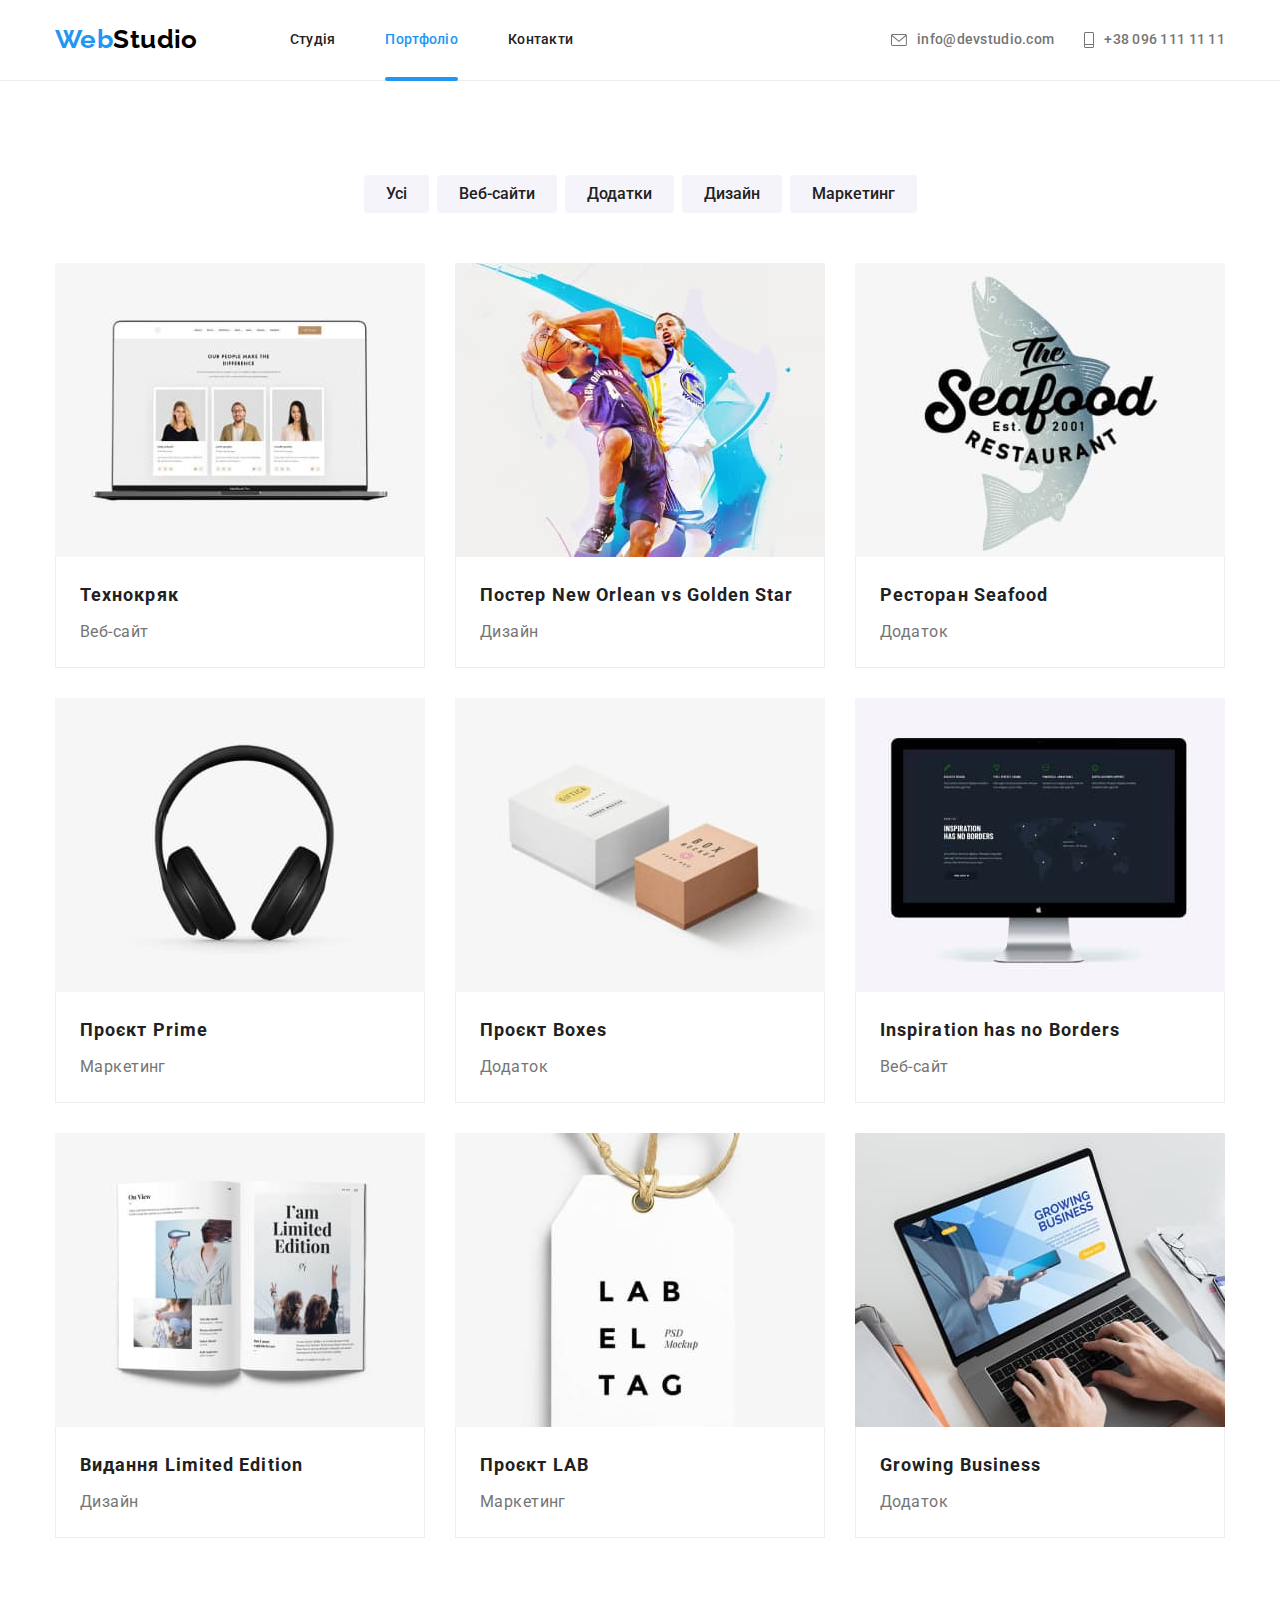
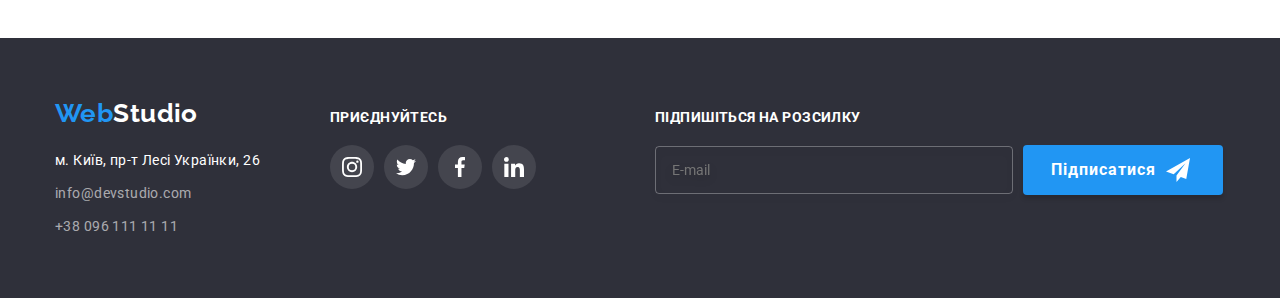
<file: portfolio.html>
<!DOCTYPE html>
<html lang="uk">
  <head>
    <meta charset="UTF-8" />
    <meta http-equiv="X-UA-Compatible" content="IE=edge" />
    <meta name="viewport" content="width=device-width, initial-scale=1.0" />
    <title>WebStudio</title>
    <link
      href="https://fonts.googleapis.com/css2?family=Raleway:wght@700&family=Roboto:wght@400;500;700;900&display=swap"
      rel="stylesheet"
    />
    <link rel="stylesheet" href="./css/main.min.css" />
  </head>
  <body>
    <header class="page-header">
      <div class="container">
        <div class="page-header__block">
          <a href="./index.html" class="logo page-header__logo" lang="en">
            Web<span class="logo__part">Studio</span>
          </a>
          <nav class="navigation page-header__navigation">
            <ul class="navigation__list">
              <li class="navigation__item">
                <a href="./index.html" class="navigation__link">Студія</a>
              </li>
              <li class="navigation__item">
                <a href="./portfolio.html" class="navigation__link navigation__link--active"
                  >Портфоліо</a
                >
              </li>
              <li class="navigation__item">
                <a href="" class="navigation__link">Контакти</a>
              </li>
            </ul>
          </nav>
          <ul class="contact page-header__contact">
            <li class="contact__item">
              <a class="contact__link" href="mailto:info@devstudio.com">
                <svg class="icon contact__icon" width="16" height="12">
                  <use xlink:href="./images/sprite.svg#icon-maile"></use>
                </svg>
                info@devstudio.com
              </a>
            </li>
            <li class="contact__item">
              <a class="contact__link" href="tel:+380961111111">
                <svg class="icon contact__icon" width="10" height="16">
                  <use xlink:href="./images/sprite.svg#icon-phone1"></use>
                </svg>
                +38 096 111 11 11
              </a>
            </li>
          </ul>
        </div>
      </div>
    </header>
    <main>
      <section class="section portfolio">
        <div class="container">
          <h1 class="visually-hidden">Portfolio</h1>
          <ul class="btns-list">
            <li class="btns-list__item">
              <button class="btns-list__button" type="button">Усі</button>
            </li>
            <li class="btns-list__item">
              <button class="btns-list__button" type="submit">Веб-сайти</button>
            </li>
            <li class="btns-list__item">
              <button class="btns-list__button" type="submit">Додатки</button>
            </li>
            <li class="btns-list__item">
              <button class="btns-list__button" type="submit">Дизайн</button>
            </li>
            <li class="btns-list__item">
              <button class="btns-list__button" type="submit">Маркетинг</button>
            </li>
          </ul>
          <ul class="portfolio-card">
            <li class="portfolio-card__item">
              <a class="portfolio-card__link" href="#" target="_blank" rel="noreferrer noopener">
                <div class="potfolio-card__box">
                  <img
                    class="portfolio-card__image image"
                    src="./images/portfolio_1.jpg"
                    width="370"
                    height="294"
                    alt="На ноутбуці відкрита головна сторінка"
                  />
                  <p class="portfolio-card__hidden">
                    Ресурс пропонує комплексні пропозиції з різним рівнем функціоналу та сервісів.
                    Все це дозволить відвідувачу отримати вичерпні відомості про компанію чи
                    приватну особу.
                  </p>
                </div>

                <div class="portfolio-card__description">
                  <h2 class="portfolio-card__title">Технокряк</h2>
                  <p class="portfolio-card__text">Веб-сайт</p>
                </div>
              </a>
            </li>
            <li class="portfolio-card__item">
              <a class="portfolio-card__link" href="#" target="_blank" rel="noreferrer noopener">
                <div class="potfolio-card__box pf-box">
                  <img
                    class="portfolio-card__image image"
                    src="./images/portfolio_2.jpg"
                    width="370"
                    height="294"
                    alt="На ноутбуці відкрита головна сторінка"
                  />
                  <p class="portfolio-card__hidden box__hidden">
                    Ресурс пропонує комплексні пропозиції з різним рівнем функціоналу та сервісів.
                    Все це дозволить відвідувачу отримати вичерпні відомості про компанію чи
                    приватну особу.
                  </p>
                </div>

                <div class="portfolio-card__description">
                  <h2 class="portfolio-card__title">Постер New Orlean vs Golden Star</h2>
                  <p class="portfolio-card__text">Дизайн</p>
                </div>
              </a>
            </li>
            <li class="portfolio-card__item">
              <a class="portfolio-card__link" href="#" target="_blank" rel="noreferrer noopener">
                <div class="potfolio-card__box">
                  <img
                    class="portfolio-card__image image"
                    src="./images/portfolio_3.jpg"
                    width="370"
                    height="294"
                    alt="На ноутбуці відкрита головна сторінка"
                  />
                  <p class="portfolio-card__hidden">
                    Ресурс пропонує комплексні пропозиції з різним рівнем функціоналу та сервісів.
                    Все це дозволить відвідувачу отримати вичерпні відомості про компанію чи
                    приватну особу.
                  </p>
                </div>

                <div class="portfolio-card__description">
                  <h2 class="portfolio-card__title">Ресторан Seafood</h2>
                  <p class="portfolio-card__text">Додаток</p>
                </div>
              </a>
            </li>
            <li class="portfolio-card__item">
              <a class="portfolio-card__link" href="#" target="_blank" rel="noreferrer noopener">
                <div class="potfolio-card__box">
                  <img
                    class="portfolio-card__image image"
                    src="./images/portfolio_4.jpg"
                    width="370"
                    height="294"
                    alt="На ноутбуці відкрита головна сторінка"
                  />
                  <p class="portfolio-card__hidden">
                    Ресурс пропонує комплексні пропозиції з різним рівнем функціоналу та сервісів.
                    Все це дозволить відвідувачу отримати вичерпні відомості про компанію чи
                    приватну особу.
                  </p>
                </div>

                <div class="portfolio-card__description">
                  <h2 class="portfolio-card__title">Проєкт Prime</h2>
                  <p class="portfolio-card__text">Маркетинг</p>
                </div>
              </a>
            </li>
            <li class="portfolio-card__item">
              <a class="portfolio-card__link" href="#" target="_blank" rel="noreferrer noopener">
                <div class="potfolio-card__box">
                  <img
                    class="portfolio-card__image image"
                    src="./images/portfolio_5.jpg"
                    width="370"
                    height="294"
                    alt="На ноутбуці відкрита головна сторінка"
                  />
                  <p class="portfolio-card__hidden">
                    Ресурс пропонує комплексні пропозиції з різним рівнем функціоналу та сервісів.
                    Все це дозволить відвідувачу отримати вичерпні відомості про компанію чи
                    приватну особу.
                  </p>
                </div>

                <div class="portfolio-card__description">
                  <h2 class="portfolio-card__title">Проєкт Boxes</h2>
                  <p class="portfolio-card__text">Додаток</p>
                </div>
              </a>
            </li>
            <li class="portfolio-card__item">
              <a class="portfolio-card__link" href="#" target="_blank" rel="noreferrer noopener">
                <div class="potfolio-card__box">
                  <img
                    class="portfolio-card__image image"
                    src="./images/portfolio_6.jpg"
                    width="370"
                    height="294"
                    alt="На ноутбуці відкрита головна сторінка"
                  />
                  <p class="portfolio-card__hidden">
                    Ресурс пропонує комплексні пропозиції з різним рівнем функціоналу та сервісів.
                    Все це дозволить відвідувачу отримати вичерпні відомості про компанію чи
                    приватну особу.
                  </p>
                </div>

                <div class="portfolio-card__description">
                  <h2 class="portfolio-card__title">Inspiration has no Borders</h2>
                  <p class="portfolio-card__text">Веб-сайт</p>
                </div>
              </a>
            </li>
            <li class="portfolio-card__item">
              <a class="portfolio-card__link" href="#" target="_blank" rel="noreferrer noopener">
                <div class="potfolio-card__box">
                  <img
                    class="portfolio-card__image image"
                    src="./images/portfolio_7.jpg"
                    width="370"
                    height="294"
                    alt="На ноутбуці відкрита головна сторінка"
                  />
                  <p class="portfolio-card__hidden">
                    Ресурс пропонує комплексні пропозиції з різним рівнем функціоналу та сервісів.
                    Все це дозволить відвідувачу отримати вичерпні відомості про компанію чи
                    приватну особу.
                  </p>
                </div>

                <div class="portfolio-card__description">
                  <h2 class="portfolio-card__title">Видання Limited Edition</h2>
                  <p class="portfolio-card__text">Дизайн</p>
                </div>
              </a>
            </li>
            <li class="portfolio-card__item">
              <a class="portfolio-card__link" href="#" target="_blank" rel="noreferrer noopener">
                <div class="potfolio-card__box">
                  <img
                    class="portfolio-card__image image"
                    src="./images/portfolio_8.jpg"
                    width="370"
                    height="294"
                    alt="На ноутбуці відкрита головна сторінка"
                  />
                  <p class="portfolio-card__hidden">
                    Ресурс пропонує комплексні пропозиції з різним рівнем функціоналу та сервісів.
                    Все це дозволить відвідувачу отримати вичерпні відомості про компанію чи
                    приватну особу.
                  </p>
                </div>

                <div class="portfolio-card__description">
                  <h2 class="portfolio-card__title">Проєкт LAB</h2>
                  <p class="portfolio-card__text">Маркетинг</p>
                </div>
              </a>
            </li>
            <li class="portfolio-card__item">
              <a class="portfolio-card__link" href="#" target="_blank" rel="noreferrer noopener">
                <div class="potfolio-card__box">
                  <img
                    class="portfolio-card__image image"
                    src="./images/portfolio_9.jpg"
                    width="370"
                    height="294"
                    alt="На ноутбуці відкрита головна сторінка"
                  />
                  <p class="portfolio-card__hidden">
                    Ресурс пропонує комплексні пропозиції з різним рівнем функціоналу та сервісів.
                    Все це дозволить відвідувачу отримати вичерпні відомості про компанію чи
                    приватну особу.
                  </p>
                </div>

                <div class="portfolio-card__description">
                  <h2 class="portfolio-card__title">Growing Business</h2>
                  <p class="portfolio-card__text">Додаток</p>
                </div>
              </a>
            </li>
          </ul>
        </div>
      </section>
    </main>
    <footer class="page-footer">
      <div class="container">
        <div class="box page-footer__box">
          <div class="box__location">
            <a class="logo page-footer__logo" lang="en" href="./index.html">
              Web<span class="logo__part--white">Studio</span>
            </a>
            <address>
              <ul class="address">
                <li class="address__item">
                  <a
                    class="address__link address__link--white"
                    href="https://goo.gl/maps/mdCvPHbTgnXHSj438"
                    target="_blank"
                    rel="noopener noreferrer"
                    >м. Київ, пр-т Лесі Українки, 26</a
                  >
                </li>
                <li class="address__item">
                  <a class="address__link address__link--gray" href="mailto:info@devstudio.com"
                    >info@devstudio.com</a
                  >
                </li>
                <li class="address__item">
                  <a class="address__link address__link--gray" href="tel:+380961111111"
                    >+38 096 111 11 11</a
                  >
                </li>
              </ul>
            </address>
          </div>
          <div class="box__social">
            <p class="slogan slogan__social">приєднуйтесь</p>
            <ul class="social social__row">
              <li class="social__items">
                <a
                  class="social__link page-footer__link"
                  href="#"
                  target="_blank"
                  aria-label="instagram"
                  rel="noreferrer noopener"
                >
                  <svg class="icon social__icon" width="20" height="20">
                    <use xlink:href="./images/sprite.svg#icon-instagram"></use>
                  </svg>
                </a>
              </li>
              <li class="social__items">
                <a
                  class="social__link page-footer__link"
                  href="#"
                  target="_blank"
                  aria-label="twitter"
                  rel="noreferrer noopener"
                >
                  <svg class="icon social__icon" width="20" height="20">
                    <use xlink:href="./images/sprite.svg#icon-twitter"></use>
                  </svg>
                </a>
              </li>
              <li class="social__items">
                <a
                  class="social__link page-footer__link"
                  href="#"
                  target="_blank"
                  aria-label="facebook"
                  rel="noreferrer noopener"
                >
                  <svg class="icon social__icon" width="20" height="20">
                    <use xlink:href="./images/sprite.svg#icon-facebook"></use>
                  </svg>
                </a>
              </li>
              <li class="social__items">
                <a
                  class="social__link page-footer__link"
                  href="#"
                  target="_blank"
                  aria-label="linkedin"
                  rel="noreferrer noopener"
                >
                  <svg class="icon social__icon" width="20" height="20">
                    <use xlink:href="./images/sprite.svg#icon-linkedin"></use>
                  </svg>
                </a>
              </li>
            </ul>
          </div>
          <div class="box__sending">
            <p class="slogan slogan__sending">Підпишіться на розсилку</p>
            <form class="form">
              <label class="form__mail">
                <input class="form__input" type="email" name="email" placeholder="E-mail" />
              </label>

              <button class="button form__button" type="submit">
                Підписатися
                <svg class="icon button__icon" width="24px" height="24px">
                  <use xlink:href="./images/sprite.svg#icon-send"></use>
                </svg>
              </button>
            </form>
          </div>
        </div>
      </div>
    </footer>
  </body>
</html>
</file>
<file: old-css/old-style.css>
:root{
    --primary-text-color: #FFFFFF;
    --secondary-text-color: #757575;
    --accent-color: #2196F3;
    --title-color: #212121;
    --footer-link-color: rgba(255, 255, 255, 0.6);
    --black-color: #000000;
    --header-border-color: #ECECEC;
    --port-border-color:#EEEEEE;
    --client-icon-color:#AFB1B8;
    --color-gradient:rgba(47, 48, 58, 0.4);
    --textarea-placholder-color:rgba(117, 117, 117, 0.5);

    --footer-icon-baground-color: rgba(255, 255, 255, 0.1);
    --primary-background-color: #FFFFFF;
    --secondary-background-color:#F5F4FA;
    --footer-color: #2F303A;
    --banner-color:#C4C4C4;
    --backdrop-baground-color:rgba(0, 0, 0, 0.2);
    --portfolio-card-background: rgba(33, 150, 243, 0.9);
    --border-modal-input-color: rgba(33, 33, 33, 0.2);
       
}


/*колір основного тексту #FFFFFF;*/
/*колір вторичного тексту  #757575 */
/*акцент  #2196F3;*/
/*колір заголовків #212121;*/
/*чорний #000000*/
/* колір контактів у футері rgba(255, 255, 255, 0.6);*/

/*основний колір фону #FFFFFF; */
/* banner and footer #2F303A;*/
/* вторичний колір фону #F5F4FA;*/

body{
    background-color: var(--primary-background-color);
    color: var(--secondary-text-color);

    font-family: 'Roboto', sans-serif;
    font-weight: 400;
    font-size: 14px;
    letter-spacing: 0.03em;
}
h1,
h2,
h3,
h4,
h5,
h6,
ul,
p{
    margin: 0;
    padding: 0;

}
.list{/*клас для зкидання стилля list-none*/
    list-style: none;
}
.link{/*link-none*/
    display: block;
    text-decoration: none;
    transition: color 250ms cubic-bezier(0.4, 0, 0.2, 1);
}

.image{/*.img-none*/
    display: block;
}

.container{
    max-width: 1200px;
    padding: 0 15px;
    margin: 0 auto;
}

.page-header {
    border-bottom: 1px solid var(--header-border-color);
}

.header-block{
    display: flex;
    align-items: center;
}
.header-navigation{
    display: flex;
    align-items: center;
}
.header-logo{
    margin-right: 92px;
}
.logo {
    color: var(--black-color);
    font-family: 'Raleway', sans-serif;
    font-weight: 700;
    font-size: 26px;
    line-height: 1.19;
    /*31/26=1.1923*/
    text-decoration: none;
}
.logo span {
    color: var(--accent-color);
}
.site-nav{
    display: flex;
}
.site-nav .site-item:not(:last-child) {
    margin-right: 50px;
}

.site-item {
    position: relative;
}
.site-nav .link{
    color: var(--title-color);
    font-weight: 500;
    line-height: 1.4; /*16/14=1.142*/
    letter-spacing: 0.02em;
    text-decoration: none;
    display: inline-block;
    padding: 30px 0; /*щоб задати псевдоелемент*/
} 
.site-nav .link:hover,
.site-nav .link:focus {
    color: var(--accent-color);
}
.site-nav .link.current {
    color: var(--accent-color);
}
.site-link::after, /*щоб анімувати підкреслення*/
.current::after{
    content: "";
    display: block;
    position: absolute;
    left: 0;
    bottom: -1px; /*бо ще є бордер у худера 1px*/

    height: 4px;
    background-color: var(--accent-color);
    border-radius: 2px;

    transition: width 250ms cubic-bezier(0.4, 0, 0.2, 1);/*щоб при ховері ширина плавно збільшувалась*/
    width: 0; /* щоб збільшувалась ширина при ховер*/
}
/* щоб анімувати підкреслення для лінків усіх*/
.site-link::after{
    width: 0;
}
/*для карент стала ширина іншим при наведені збільшується*/
.site-link:hover::after,
.site-link:focus::after,
.site-link.current::after{
    width: 100%;
}

/*контакти*/
.contact-nav{
    display: flex; 
    margin-left: auto;   
}
.contact-item:not(:last-child) {
    margin-right: 50px;
}
.contact-link{
    display: flex;
    align-items: center;
    color: inherit;  
}
.contact-link{
    color: var(--secondary-text-color);
    font-weight: 500;
    line-height: 1.4;
    letter-spacing: 0.02em;
    text-decoration: none;
}
.contact-icon {
    margin-right: 10px;
    fill: currentColor;
}
.contact-link:not(:last-child) {
    margin-right: 50px;
}
.contact-link:hover,
.contact-link:focus{
    color: var(--accent-color);
}


/*HERO*/

    
.hero{
    padding: 200px 0;
    max-width: 1600px;
    margin: 0 auto;
    background-color: var(--banner-color);
    background-image: linear-gradient(to right, var(--color-gradient), var(--color-gradient)),
    url(../images/hero.jpg);
    padding: 200px 0;
    background-size: cover;
    background-repeat: no-repeat;
    background-position: center; 
}
.hero .hero-title{
    max-width: 696px;
    margin: 0 auto 30px;
    text-align: center;
    color: var(--primary-text-color);

    font-weight: 900;
    font-size: 44px;
    line-height: 1.36;
    letter-spacing: 0.06em;
    text-transform: uppercase;
}
.button{ /*базовий клас*/
    font-weight: 700;
    font-size: 16px;
    line-height: 1.88;
    text-align: center;
    letter-spacing: 0.06em;

    display: block;
    box-shadow: 0px 4px 4px rgba(0, 0, 0, 0.15);
    border: none;
    border-radius: 4px;
    padding: 10px 32px;
    margin: 0 auto;
    cursor: pointer;
} 

.button.primary{
    color: var(--primary-text-color);
    background-color:var(--accent-color);
}

/*SECTION index.html*/
.section{
    padding: 94px 0;
}
.feature-list{
    display: flex;
    column-gap: 30px;
    padding: 5px;
}
.feature-item .title{
    margin-bottom: 10px
}
/* виставити svg*/
.feature-thumba{
    display: flex;
    justify-content: center;
    align-items: center;
    width: 270px;
    height:120px;
    margin-bottom: 30px;
    border-radius: 4px;
    background-color: var(--secondary-background-color);
}
.feature-icon {
    fill:currentColor;
}
.feature-icon-text{

    line-height: 1.71;
    color: #757575;
}


.feature-list .title,
.team-list .title {
    color: var(--title-color);
}
.feature-list .title {
    font-weight: 700;
    font-size: 14px;
    line-height: 1.14;
    text-transform: uppercase;
}
.visibility-hidden{
    display: none;
}
.section-title{
    color: var(--title-color);
    font-weight: 700;
    font-size: 36px;
    line-height: 1.17;
    text-align: center;
    margin-bottom: 50px;
}
.section-work{
    padding-bottom: 94px;
}
.work-list{
    display: inline-flex;
    column-gap: 30px;
}
/*--ховер на псевдо елемент-----------*/
.work-item{
    position: relative;
    width: 370px;
    overflow: hidden; /*скрити все за межами, щоб добре працював ховер*/
}
.work-hidden{
    position: absolute;
    bottom: 0;
    left: 0;

    width: 100%;
    padding: 27px 10px;

    color: var(--primary-text-color);
    font-weight: 700;
    text-align: center;
    line-height: 1.1428;
    text-transform: uppercase;
    background-color: rgba(47, 48, 58, 0.8);
    
    opacity: 1;

    /*для ховера 
    transform: translateY(100%); 
    transition: transform 250ms cubic-bezier(0.4, 0, 0.2, 1);
    */ 
}
/*ховер на псевдо елемент
.work-item:hover .work-hidden{
        opacity: 1;
        transform: translateY(0);
    }*/
/*-------------*/

/*teams*/
.team-list{
    display: flex;
    column-gap: 30px;
    justify-content: center;
}
.team-item{
    background-color: var(--primary-background-color);
    box-shadow: 0px 1px 3px rgba(0, 0, 0, 0.12), 0px 1px 1px rgba(0, 0, 0, 0.14), 0px 2px 1px rgba(0, 0, 0, 0.2);
    border-radius: 0px 0px 4px 4px;
}
.team-list .title {
    font-weight: 500;
    font-size: 16px;
    line-height: 1.19;
    text-align: center;
}
.team-list .text {
    font-size: 16px;
    line-height: 1.19;
    text-align: center;
}
.our-team {
    background-color: var(--secondary-background-color);
}
/*--------------------*/

.team-content .title {
    margin-bottom: 10px;
    line-height: 1.1875;
}
.team-item .text {
    margin-bottom: 16px;
    line-height: 1.1875;
}
.team-icons{
    display:flex;
    width: 206px;
    height: 44px;
    column-gap: 10px;
}
/* виставити svg*/
.team-content {
    padding: 30px 0;
    display: flex;
    flex-direction: column;
    align-items: center;
}
.team-icon-item{
    list-style: none;
    color: #AFB1B8;
}
.team-icon-link{
    display: flex;
    justify-content: center;
    align-items: center;
    width: 44px;
    height: 44px;
    color: inherit;
    border-radius: 50%;
    text-decoration: none;
    transition: background-color 250ms cubic-bezier(0.4, 0, 0.2, 1);
}
.team-icon{
    fill: currentColor;
    transition: fill 250ms cubic-bezier(0.4, 0, 0.2, 1);
}
.team-icon-link:hover,
.team-icon-link:focus{
    fill:var(--primary-text-color);
    background-color: var(--accent-color);
}
.team-icon-link:hover .team-icon,
.team-icon-link:focus .team-icon{
    fill: var(--primary-text-color);
    
}
/*portfolio.html*/
.main{
    padding:100px 0 94px 0;
    background-color: var(--primary-background-color);
}
.portfolio-hidden{
    display: none;
}

.buttons-items {
    box-shadow: none;
}
.buttons-items:hover,
.buttons-items:focus{
    box-shadow: 0px 3px 1px rgba(0, 0, 0, 0.1), 0px 1px 2px rgba(0, 0, 0, 0.08), 0px 2px 2px rgba(0, 0, 0, 0.12);
}
.portfolio-button{
    color:var(--title-color);
    background-color: var(--secondary-background-color);
 padding: 6px 22px;
 border:none;
 border-radius: 4px;

    font-family: inherit;
    font-weight: 500;
    font-size: 16px;
    line-height: 1.62;
    text-align: center;
    transition: color 250ms cubic-bezier(0.4, 0, 0.2, 1), background-color 250ms cubic-bezier(0.4, 0, 0.2, 1);
}
.portfolio-buttons {
    display: flex;
    justify-content: center;
    column-gap: 8px;
    margin-bottom: 50px;
}

.portfolio-button:focus,
.portfolio-button:hover{
    color: var(--primary-text-color);
    background-color: var(--accent-color);
    cursor: pointer;
}



.portfolio-item:hover{
    box-shadow: 0px 1px 1px rgba(0, 0, 0, 0.12), 0px 4px 4px rgba(0, 0, 0, 0.06), 1px 4px 6px rgba(0, 0, 0, 0.16);
}
.portfolio-list{
    display: flex;
    flex-wrap: wrap;
    justify-content: center;
    gap:30px;
}
.portfolio-content{
    padding: 20px 24px;
    border:1px solid var(--port-border-color);
}
.portfolio-content .link{
    text-decoration: none;
}
.portfolio-content .title{
    color:var(--title-color);
    font-weight: 700;
    font-size: 18px;
    line-height: 2;
    letter-spacing: 0.06em;
}
.portfolio-content .title.link:not(:last-child){
    margin-bottom: 4px;
}
.portfolio-content .text{
    color: var(--secondary-text-color);
    font-size: 16px;
    line-height: 1.88;
}

.image-wrapper{
    position: relative;
    overflow: hidden;

}
.portfolio-hidden-text{
    position: absolute;
    top: 0;
    left: 0;

    width: 100%;
    height: 100%;
    padding: 63px 24px;
    background-color: var(--portfolio-card-background);
    
    color: var(--primary-text-color);
    font-family: 'Roboto';
    font-size: 18px;
    line-height: 1.56;

    transform: translateY(100%);
    transition: transform 250ms cubic-bezier(0.4, 0, 0.2, 1);
}
.portfolio-link:focus .portfolio-hidden-text,
.portfolio-link:hover .portfolio-hidden-text{
    transform: translateY(0);
}

/*clients*/
.section-clients{
    padding: 94px 0;
}
.clients{
    display: flex;
    flex-wrap: wrap;
    column-gap: 30px;
}


.client-link{
    display: flex;
    color: inherit;
    text-decoration: none;
   
    /* стилі вішаємо на силку !!!*/
    fill: var(--client-icon-color);
    width: 170px;
    height: 92px;
    align-items: center;
    justify-content: center;
    border: 1px solid var(--client-icon-color);
    border-radius: 4px;
    transition: border-color 250ms cubic-bezier(0.4, 0, 0.2, 1);
    
}
.client-icon{
    fill: currentColor;
    transition: fill 250ms cubic-bezier(0.4, 0, 0.2, 1);
}
.client-link:hover,
.client-link:focus {
    border-color: var(--accent-color);
}

.client-link:hover .client-icon,
.client-link:focus .client-icon{
    fill: var(--accent-color);
}

/*
.portfolio-hidden {
    position: relative;
}

.portfolio-hidden-text {
    position: absolute;
    top: 0;
    left: 0;

    width: 100%;
    height: 100%;
    background-color: var(--accent-color);
    transition: transform 250ms cubic-bezier(0.4, 0, 0.2, 1);
    font-family: 'Roboto';
    font-size: 18px;
    line-height: 1.56;
    color: var(--primary-text-color);
    overflow: auto;
}

.portfolio-hidden:hover .portfolio-hidden-text {}
*/

/*
.client-item:hover,
.client-item:focus{
    border-color: var(--accent-color);
    fill: var(--accent-color);
}

.client-item:hover .client-icon,
.client-item:focus .client-icon{
fill: var(--accent-color);
}*/


/*FOOTER*/
/*--Footer-- width="106" height="60"*/
.footer {
    padding: 60px 0;
    background-color: var(--footer-color);
}
.footer-logo{
    display: inline-block;
    margin-bottom: 20px;
    color: var(--accent-color);
}
.footer-logo span{
    color: var(--primary-text-color);
}
.page-footer .logo{
    color:var(--primary-text-color);
}

.address-list .address-item:not(:last-child){
    margin-bottom: 9px;
}
.address-list .link,
.address-list .link-address{
    font-style: normal;
    text-decoration: none;  
    line-height: 1.71;
    
}
.address-list .link{
    color: var(--footer-link-color);
    
}
.address-list .link-address{
    color: var(--primary-text-color);  
}
.address-list .link-address:hover,
.address-list .link-address:focus,
.address-list .link:hover,
.address-list .link:focus {
    color: var(--accent-color);
}
.footer-boxs{
    display: flex;
    list-style: none;
    align-items: baseline;/*зробити рівно до лого- рівняє по лінії текстового вмісту*/
}
.footer-social{
    /*display: block;*/
    margin-left: 70px;
    list-style: none;
}
.footer-title{
  
    font-family: 'Roboto';  
    font-weight: 700;
    line-height: 1.1428;
     text-transform: uppercase;
     color: var(--primary-text-color);
     margin-bottom: 20px;
}
.footer-icons{
    list-style: none;
    display: flex;
  
    flex-wrap: wrap;
    column-gap:10px;
}
.footer-item{
    display: flex;
   justify-content: center;
    align-items: center;
    width: 44px;
    height: 44px;
    border-radius: 50%;
    /*color: var(--primary-text-color);*/
    background-color: var(--footer-icon-baground-color);
    transition: background-color 250ms cubic-bezier(0.4, 0, 0.2, 1);
   
}
.footer-link{
    display: flex;
    color: var(--primary-text-color);
    transition: color 250ms cubic-bezier(0.4, 0, 0.2, 1);

}
.footer-icon{
    fill: currentColor;
    transition: fill 250ms cubic-bezier(0.4, 0, 0.2, 1);
}
.footer-item:hover,
.footer-item:focus{
    background-color: var(--accent-color);
}
.footer-item:hover .footer-icon,
.footer-item:focus .footer-icon{
    fill: var(--primary-background-color);
}

.footer-form{ 
    margin-left: auto;
    max-width:570px;
    width: 100%;
}
.form-title{
    font-family: 'Roboto';
    font-weight: 700;
    font-size: 14px;
    line-height: 1.1428;
    text-transform: uppercase;
    color: var(--primary-text-color);
    margin-bottom: 20px;
}

.footer-form-email{
    display: flex;
    gap: 10px;
    width: 100%;
    align-items: center;
}
.form-email{ /*щоб розтягнути на ширину в макеті*/
   display: block;
    width: 100%;
    max-width: 358px;
}
.form-email input{
    padding: 15px 16px;
    background-color: transparent;
    border: 1px solid rgba(255, 255, 255, 0.3);
    filter: drop-shadow(0px 4px 4px rgba(0, 0, 0, 0.15));
    border-radius: 4px;
    outline: none;
    width: 100%;
    color: var(--primary-text-color);
}
.form-email::placeholder{
    font-family: 'Roboto';
    font-size: 16px;
    line-height: 1.25;
    color: var(--footer-link-color);
}
.footer-button{
    display: flex;
    align-items: center;
    gap: 10px;
    padding: 10px 28px;
    min-width:200px;
    background-color: var(--accent-color);
    box-shadow: 0px 4px 4px rgba(0, 0, 0, 0.15);
    border-radius: 4px;
    border: none;
    color: var(--primary-text-color);
    font-family: 'Roboto';
    font-weight: 700;
    font-size: 16px;
    line-height: 1.88;
    letter-spacing: 0.06em;
    cursor: pointer;  
}
.icon-send{
    fill: var(--primary-text-color);
}

/*backdrop-modal*/
.backdrop{
    position: fixed;
    top: 0;
    left: 0;
    z-index: 999;

    width: 100%;
    height: 100%;
    background-color: var(--backdrop-baground-color);
}

.backdrop-modal{
    position: absolute;
    display: block;
    top: 50%;
    left: 50%;
    transform: translate(-50%, -50%) rotate(0deg); /* анмація при викиду модалки*/
    /*rotate(0deg) - початковий стан модалки, тобто перед transition*/
    padding: 40px;

    max-width: 528px;
    max-height: 581px;
    width: 100%;
    height: 100%;
    padding: 40px;

    background-color: var(--primary-background-color);
    box-shadow: 0px 1px 3px rgba(0, 0, 0, 0.12), 0px 1px 1px rgba(0, 0, 0, 0.14), 0px 2px 1px rgba(0, 0, 0, 0.2);
    border-radius: 4px;
}

.backdrop.is-hidden{
    visibility: hidden;
    pointer-events: none;
    opacity: 0;
}
/*анмація при викиду модалки*/
.backdrop{
    transition: visibility 250ms cubic-bezier(0.4, 0, 0.2, 1),
    opacity 250ms cubic-bezier(0.4, 0, 0.2, 1);
}
.backdrop-modal{
    transition: transform 700ms cubic-bezier(0.4, 0, 0.2, 1);
}
.backdrop.is-hidden .backdrop-modal{
    transform: translate(-50%, -50%) rotate(-180deg);
}
/*-----------------*/
.close-modal{
    position: absolute;
    top: 8px;
    right: 8px;

    width: 30px;
    height: 30px;
    background: var(--primary-background-color);
    border: 1px solid rgba(0, 0, 0, 0.1);
    border-radius: 50%;
    transition: border-color 250ms cubic-bezier(0.4, 0, 0.2, 1);
}
.icon-close{
   position: absolute;
    top: 50%;
    left: 50%;
    transform: translate(-50%, -50%);

    transition: fill 250ms cubic-bezier(0.4, 0, 0.2, 1);
    fill:var(--black-color);
}

.close-modal:hover .icon-close,
.close-modal:focus .icon-close{
    fill: var(--accent-color);
}
.close-modal:hover,
.close-modal:focus {
    border-color: var(--accent-color);
}
/* створення хрестика
.close-modal::before,
.close-modal:after{
    content: "";
    position: absolute;
    top: 50%;
    left: 50%;

    width: 11px;
    height: 3px;
    background-color: var(--black-color);

   transition: background-color 250ms cubic-bezier(0.4, 0, 0.2, 1);
}
.close-modal::before {
    transform: translate(-50%, -50%) rotate(-45deg);
}

.close-modal::after {
    transform: translate(-50%, -50%) rotate(45deg);  
}

.close-modal:hover,
.close-modal:focus{
   border-color: var(--accent-color);
}
.close-modal:hover::after,
.close-modal:hover::before,
.close-modal:focus::after,
.close-modal:focus::before {
    background-color: var(--accent-color);
}
*/
/* щоб хрести при надені був лінією одною
.close-modal:hover::after,
.close-modal:hover::before,
.close-modal:focus::after,
.close-modal:focus::before {
   transform: translate(-50%, -50%) rotate(0deg);
}*/

/*!!!!!!щоб скривати елемент!!!!
.hidden {
    position: absolute;
    width: 1px;
    height: 1px;
    margin: -1px;
    border: 0;
    padding: 0;

    white-space: nowrap;
    clip-path: inset(100%);
    clip: rect(0 0 0 0);
    overflow: hidden;
} */
.modal-title {
    font-family: 'Roboto';
    font-weight: 700;
    font-size: 20px;
    line-height: 1.15;
    text-align: center;
    color: var(--black-color);
    margin-bottom: 12px;
}
.modal-form{
   /* max-width: 448px;*/
    width: 100%;
    margin: 0 auto;
}

/*forma*/
.group-row{
    width: 100%;    
}
.group-row:not(:last-child) {
    margin-bottom: 10px;
}
.form-row-title:not(:last-child) {
    margin-bottom: 4px;
}
.form-row-title{
    font-family: 'Roboto';
    font-size: 12px;
    line-height: 1.1667;
    letter-spacing: 0.01em;
    color: var(--secondary-text-color);
}
.form-row-input{
    width: 100%;
    border: 1px solid var(--border-modal-input-color);
    border-radius: 4px;
    
    outline: none;
    min-height: 40px;
    height: 100%;
    padding: 12px 15px 12px 42px;
    transition: border-color 250ms cubic-bezier(0.4, 0, 0.2, 1);
    cursor:pointer;
}
.group-modal{
    position: relative;
}
.modal-icon{
    position: absolute;
    top: 50%;
    left: 12px; 
    
    transform: translateY(-50%);
    fill: var(--title-color);

    transition: fill 250ms cubic-bezier(0.4, 0, 0.2, 1);
}
.form-row-textarea:hover,
.form-row-textarea:focus,
.form-row-input:focus,
.form-row-input:hover{
    border-color: var(--accent-color);
}
.form-row-input:focus + .modal-icon,
.form-row-input:hover + .modal-icon{/*не працює*/
    fill: var(--accent-color);
}

/*textarea*/
.group-row-textarea:not(:last-child) {
    margin-bottom: 10px;
}
.form-row-textarea{
    width: 100%;
   min-height: 120px;
    height: 100%;
    border: 1px solid var(--border-modal-input-color);
    border-radius: 4px;  
    padding: 12px 16px;
    outline:none;
    cursor: pointer;
    resize: none;

    transition: border-color 250ms cubic-bezier(0.4, 0, 0.2, 1);  
}
.form-row-textarea::placeholder{
    font-family: 'Roboto';
    font-size: 12px;
    line-height: 1.66;
    letter-spacing: 0.01em;
    color: var(--textarea-placholder-color);
}

/*checkbox*/
.group-row-checkbox:not(:last-child) {
    margin-bottom: 33px;
    
}
.group-row-checkbox {
    width: 100%;
}
.form-label-checkbox{
    /*position center for label*/
    display: flex;
    justify-content: center;
    width: 100%;

    gap: 7px; 
    align-items: center;  
    
    font-family: 'Roboto';
    font-size: 14px;
    line-height: 1.71;
    color: var(--secondary-text-color);
    cursor: pointer;
}
.form-input-checkbox{ 
   -webkit-appearence:none;
   -moz--appearence: none;
    appearance: none;
    position: absolute;
    
}
.form-icon-checkbox{
    display: inline-flex;
    width: 16px;
    height: 15px;
    border: 2px solid var(--title-color);
    border-radius: 2px;

    transition: background-image, border-color 250ms cubic-bezier(0.4, 0, 0.2, 1);
}

.modal-link-checkbox {
    color: var(--accent-color);
    text-decoration: underline;
}
.form-input-checkbox:checked + .form-icon-checkbox { /*щоб клік відпрацьовував*/
    background-color: var(--accent-color);
    background-image: url(../images/check.svg);
    background-size: contain;
    background-position: center;
    border-color: var(--accent-color);
    background-origin: border-box;
}

/*button*/
.group-row-button{
    display: flex;
    justify-content: center;

    align-items: center;
}
.button-submit{
   /* min-width: 200px;*/
    padding: 10px 52px;

    background-color: var(--accent-color);
    box-shadow: 0px 4px 4px rgba(0, 0, 0, 0.15);
    border-radius: 4px;
    border:none;
    cursor: pointer;

    font-family: 'Roboto';  
    font-weight: 700;
    font-size: 16px;
    line-height: 1.88;
    text-align: center;
    letter-spacing: 0.06em;
    color: var(--primary-text-color)
}
</file>
<file: css/main.min.css>
/*! modern-normalize v1.1.0 | MIT License | https://github.com/sindresorhus/modern-normalize */*,::before,::after{-webkit-box-sizing:border-box;box-sizing:border-box}html{line-height:1.15;-webkit-text-size-adjust:100%;-moz-tab-size:4;-o-tab-size:4;tab-size:4}body{margin:0;font-family:system-ui,-apple-system,"Segoe UI",Roboto,Helvetica,Arial,sans-serif,"Apple Color Emoji","Segoe UI Emoji"}hr{height:0;color:inherit}abbr[title]{-webkit-text-decoration:underline dotted;text-decoration:underline dotted}b,strong{font-weight:bolder}code,kbd,samp,pre{font-family:ui-monospace,SFMono-Regular,Consolas,"Liberation Mono",Menlo,monospace;font-size:1em}small{font-size:80%}sub,sup{font-size:75%;line-height:0;position:relative;vertical-align:baseline}sub{bottom:-0.25em}sup{top:-0.5em}table{text-indent:0;border-color:inherit}button,input,optgroup,select,textarea{font-family:inherit;font-size:100%;line-height:1.15;margin:0}button,select{text-transform:none}button,[type=button],[type=reset],[type=submit]{-webkit-appearance:button}::-moz-focus-inner{border-style:none;padding:0}:-moz-focusring{outline:1px dotted ButtonText}:-moz-ui-invalid{box-shadow:none}legend{padding:0}progress{vertical-align:baseline}::-webkit-inner-spin-button,::-webkit-outer-spin-button{height:auto}[type=search]{-webkit-appearance:textfield;outline-offset:-2px}::-webkit-search-decoration{-webkit-appearance:none}::-webkit-file-upload-button{-webkit-appearance:button;font:inherit}summary{display:list-item}h1,h2,h3,h4,h5,h6,ul,p{margin:0;padding:0}.visually-hidden{position:absolute;width:1px;height:1px;margin:-1px;border:0;padding:0;white-space:nowrap;-webkit-clip-path:inset(100%);clip-path:inset(100%);clip:rect(0 0 0 0);overflow:hidden}.section{padding:94px 0}.section__title{color:#212121;font-weight:700;font-size:36px;line-height:1.17;text-align:center}.icon{display:block;fill:currentColor;-webkit-transition:fill 250ms cubic-bezier(0.4, 0, 0.2, 1);transition:fill 250ms cubic-bezier(0.4, 0, 0.2, 1)}img{display:block;height:auto;max-width:100%}.button{font-weight:700;font-size:16px;line-height:1.88;text-align:center;letter-spacing:.06em;-webkit-box-shadow:0px 4px 4px rgba(0,0,0,.15);box-shadow:0px 4px 4px rgba(0,0,0,.15);border:none;border-radius:4px;cursor:pointer;background-color:#2196f3;color:#fff}.label{font-size:12px;line-height:1.1667;letter-spacing:.01em;color:#757575}body{background-color:#fff;color:#757575;font-family:Roboto,sans-serif;font-weight:400;font-size:14px;letter-spacing:.03em}.container{max-width:1200px;padding:0 15px;margin:0 auto}.btns-list,.portfolio-card,.address,.clients-list,.social,.team-list,.work-list,.features,.contact,.navigation__list{list-style:none}.portfolio-card__link,.social__link,.contact__link,.navigation__link{text-decoration:none}.page-header{border-bottom:1px solid #ececec}.page-header__block{display:-webkit-box;display:-ms-flexbox;display:flex;-webkit-box-align:center;-ms-flex-align:center;align-items:center}.page-header__logo{margin-right:92px}.page-header__contact{margin-left:auto}.logo{color:#2196f3;display:inline-block;font-family:Raleway,sans-serif;font-weight:700;font-size:26px;line-height:1.19;text-decoration:none}.logo__part{color:#000}.logo__part--white{color:#fff}.navigation{display:-webkit-box;display:-ms-flexbox;display:flex;-webkit-box-align:center;-ms-flex-align:center;align-items:center}.navigation__list{display:-webkit-box;display:-ms-flexbox;display:flex}.navigation__item:not(:last-child){margin-right:50px}.navigation__link{color:#212121;font-weight:500;line-height:1.4;letter-spacing:.02em;text-decoration:none;display:inline-block;padding:30px 0;cursor:pointer;-webkit-transition:color 250ms cubic-bezier(0.4, 0, 0.2, 1),width 250ms cubic-bezier(0.4, 0, 0.2, 1);transition:color 250ms cubic-bezier(0.4, 0, 0.2, 1),width 250ms cubic-bezier(0.4, 0, 0.2, 1);position:relative}.navigation__link:hover,.navigation__link:focus{color:#2196f3}.navigation__link::after{content:"";display:block;position:absolute;bottom:-1px;left:0;width:0;height:4px;background-color:#2196f3;border-radius:2px;-webkit-transition:width 250ms cubic-bezier(0.4, 0, 0.2, 1);transition:width 250ms cubic-bezier(0.4, 0, 0.2, 1)}.navigation__link:hover::after{width:100%}.navigation__link--active{color:#2196f3}.navigation__link--active::after{content:"";display:block;position:absolute;bottom:-1px;left:0;width:100%;height:4px;background-color:#2196f3;border-radius:2px}.contact{display:-webkit-box;display:-ms-flexbox;display:flex;-webkit-box-pack:center;-ms-flex-pack:center;justify-content:center;-webkit-box-align:center;-ms-flex-align:center;align-items:center}.contact__item:not(:last-child){margin-right:30px}.contact__link{display:-webkit-box;display:-ms-flexbox;display:flex;-webkit-box-align:center;-ms-flex-align:center;align-items:center;font-weight:500;line-height:1.4;letter-spacing:.02em;color:inherit;-webkit-transition:color 250ms cubic-bezier(0.4, 0, 0.2, 1);transition:color 250ms cubic-bezier(0.4, 0, 0.2, 1)}.contact__link:hover,.contact__link:focus,.contact__link:hover .icon,.contact__link:focus .icon{color:#2196f3}.contact__icon{display:inline-block;margin-right:10px}.hero{padding:200px 0;max-width:1600px;margin:0 auto;background-color:#c4c4c4;background-image:-webkit-gradient(linear, left top, right top, from(rgba(47, 48, 58, 0.4)), to(rgba(47, 48, 58, 0.4))),url(../images/hero.jpg);background-image:linear-gradient(to right, rgba(47, 48, 58, 0.4), rgba(47, 48, 58, 0.4)),url(../images/hero.jpg);background-size:cover;background-repeat:no-repeat;background-position:center}.hero__title{text-align:center;color:#fff;max-width:696px;font-weight:900;font-size:44px;line-height:1.36;letter-spacing:.06em;text-transform:uppercase;margin:0 auto 30px}.hero__button{display:block;margin:0 auto;padding:10px 32px;color:#fff;background-color:#2196f3}.features{display:-webkit-box;display:-ms-flexbox;display:flex;gap:30px;padding:5px}.features__card{display:-webkit-box;display:-ms-flexbox;display:flex;-webkit-box-pack:center;-ms-flex-pack:center;justify-content:center;-webkit-box-align:center;-ms-flex-align:center;align-items:center;width:270px;height:120px;border-radius:4px;background-color:#f5f4fa}.features__card:not(:last-child){margin-bottom:30px}.features__label{font-weight:700;font-size:14px;line-height:1.14;text-transform:uppercase;color:#212121}.features__label:not(:last-child){margin-bottom:10px}.features__description{line-height:1.71;color:#757575}.work{padding-top:0}.work__title{margin-bottom:50px}.work-list{display:-webkit-inline-box;display:-ms-inline-flexbox;display:inline-flex;-webkit-column-gap:30px;-moz-column-gap:30px;column-gap:30px}.work-list__item{position:relative;max-width:370px;overflow:hidden}.work-list__hidden{position:absolute;bottom:0;left:0;width:100%;padding:27px 10px;color:#fff;font-weight:700;text-align:center;line-height:1.1428;text-transform:uppercase;background-color:rgba(47,48,58,.8);opacity:1}.team{background-color:#f5f4fa}.team__title{margin-bottom:50px}.team-list{display:-webkit-box;display:-ms-flexbox;display:flex;-webkit-column-gap:30px;-moz-column-gap:30px;column-gap:30px;-webkit-box-pack:center;-ms-flex-pack:center;justify-content:center}.team-list__card{background-color:#fff;-webkit-box-shadow:0px 1px 3px rgba(0,0,0,.12),0px 1px 1px rgba(0,0,0,.14),0px 2px 1px rgba(0,0,0,.2);box-shadow:0px 1px 3px rgba(0,0,0,.12),0px 1px 1px rgba(0,0,0,.14),0px 2px 1px rgba(0,0,0,.2);border-radius:0px 0px 4px 4px}.team-list__meta{padding:30px 0;display:-webkit-box;display:-ms-flexbox;display:flex;-webkit-box-orient:vertical;-webkit-box-direction:normal;-ms-flex-direction:column;flex-direction:column;-webkit-box-align:center;-ms-flex-align:center;align-items:center}.team-list__name{font-weight:500;font-size:16px;line-height:1.1875;text-align:center;color:#212121;padding:0 10px}.team-list__name:not(:last-child){margin-bottom:10px}.team-list__speciality{font-size:16px;line-height:1.1875;text-align:center;padding:0 10px}.team-list__speciality:not(:last-child){margin-bottom:16px}.social{display:-webkit-box;display:-ms-flexbox;display:flex;width:206px;height:44px;-webkit-column-gap:10px;-moz-column-gap:10px;column-gap:10px}.social__items{color:#afb1b8}.social__link{display:-webkit-box;display:-ms-flexbox;display:flex;-webkit-box-pack:center;-ms-flex-pack:center;justify-content:center;-webkit-box-align:center;-ms-flex-align:center;align-items:center;width:44px;height:44px;color:inherit;border-radius:50%;text-decoration:none;-webkit-transition:background-color 250ms cubic-bezier(0.4, 0, 0.2, 1);transition:background-color 250ms cubic-bezier(0.4, 0, 0.2, 1)}.social__link:hover,.social__link:focus{background-color:#2196f3}.social__link:hover .social__icon,.social__link:focus .social__icon{fill:#fff}.clients__title{margin-bottom:50px}.clients-list{display:-webkit-box;display:-ms-flexbox;display:flex;-ms-flex-wrap:wrap;flex-wrap:wrap;-webkit-column-gap:30px;-moz-column-gap:30px;column-gap:30px}.clients-list__link{display:-webkit-box;display:-ms-flexbox;display:flex;text-decoration:none;color:#afb1b8;width:170px;height:92px;-webkit-box-align:center;-ms-flex-align:center;align-items:center;-webkit-box-pack:center;-ms-flex-pack:center;justify-content:center;border:1px solid #afb1b8;border-radius:4px;-webkit-transition:border-color 250ms cubic-bezier(0.4, 0, 0.2, 1);transition:border-color 250ms cubic-bezier(0.4, 0, 0.2, 1)}.clients-list__link:hover,.clients-list__link:focus{border-color:#2196f3}.clients-list__link:hover .clients-list__icon,.clients-list__link:focus .clients-list__icon{fill:#2196f3}.page-footer{padding:60px 0;background-color:#2f303a}.page-footer__box{display:-webkit-box;display:-ms-flexbox;display:flex;list-style:none;-webkit-box-align:baseline;-ms-flex-align:baseline;align-items:baseline}.page-footer__logo{margin-bottom:20px}.page-footer__link{background-color:rgba(255,255,255,.1);color:#fff}.address__item:not(:last-child){margin-bottom:9px}.address__link{font-style:normal;text-decoration:none;line-height:1.71;-webkit-transition:color 250ms cubic-bezier(0.4, 0, 0.2, 1);transition:color 250ms cubic-bezier(0.4, 0, 0.2, 1)}.address__link:hover,.address__link:focus{color:#2196f3}.address__link--white{color:#fff}.address__link--gray{color:rgba(255,255,255,.6)}.box__social{margin-left:70px}.slogan{font-weight:700;line-height:1.1428;text-transform:uppercase;color:#fff}.slogan__social:not(:last-child){margin-bottom:20px}.box__sending{margin-left:auto;max-width:570px;width:100%}.slogan__sending:not(:last-child){margin-bottom:20px}.form{display:-webkit-box;display:-ms-flexbox;display:flex;gap:10px;width:100%;-webkit-box-align:center;-ms-flex-align:center;align-items:center}.form__mail{display:block;width:100%;max-width:358px}.form__mail::-webkit-input-placeholder{font-size:16px;line-height:1.25;color:rgba(255,255,255,.6)}.form__mail::-moz-placeholder{font-size:16px;line-height:1.25;color:rgba(255,255,255,.6)}.form__mail:-ms-input-placeholder{font-size:16px;line-height:1.25;color:rgba(255,255,255,.6)}.form__mail::-ms-input-placeholder{font-size:16px;line-height:1.25;color:rgba(255,255,255,.6)}.form__mail::placeholder{font-size:16px;line-height:1.25;color:rgba(255,255,255,.6)}.form__input{padding:15px 16px;background-color:rgba(0,0,0,0);border:1px solid rgba(255,255,255,.3);-webkit-filter:drop-shadow(0px 4px 4px rgba(0, 0, 0, 0.15));filter:drop-shadow(0px 4px 4px rgba(0, 0, 0, 0.15));border-radius:4px;outline:none;width:100%;color:#fff}.form__button{display:-webkit-box;display:-ms-flexbox;display:flex;-webkit-box-align:center;-ms-flex-align:center;align-items:center;gap:10px;padding:10px 28px;min-width:200px;background-color:#2196f3;color:#fff}.form__button__icon{fill:#fff}.portfolio{padding-bottom:100px;background-color:#fff}.portfolio-card{display:-webkit-box;display:-ms-flexbox;display:flex;-ms-flex-wrap:wrap;flex-wrap:wrap;-webkit-box-pack:center;-ms-flex-pack:center;justify-content:center;gap:30px}.portfolio-card__item{overflow:hidden}.portfolio-card__item:hover{-webkit-box-shadow:0px 1px 1px rgba(0,0,0,.12),0px 4px 4px rgba(0,0,0,.06),1px 4px 6px rgba(0,0,0,.16);box-shadow:0px 1px 1px rgba(0,0,0,.12),0px 4px 4px rgba(0,0,0,.06),1px 4px 6px rgba(0,0,0,.16)}.portfolio-card__link{position:relative;display:block;-webkit-transition:color 250ms cubic-bezier(0.4, 0, 0.2, 1);transition:color 250ms cubic-bezier(0.4, 0, 0.2, 1)}.portfolio-card__box{position:relative;overflow:hidden}.portfolio-card__hidden{position:absolute;top:0;left:0;width:100%;height:100%;padding:63px 24px;background-color:rgba(33,150,243,.9);color:#fff;font-size:18px;line-height:1.56;-webkit-transform:translateY(100%);transform:translateY(100%);-webkit-transition:-webkit-transform 250ms cubic-bezier(0.4, 0, 0.2, 1);transition:-webkit-transform 250ms cubic-bezier(0.4, 0, 0.2, 1);transition:transform 250ms cubic-bezier(0.4, 0, 0.2, 1);transition:transform 250ms cubic-bezier(0.4, 0, 0.2, 1), -webkit-transform 250ms cubic-bezier(0.4, 0, 0.2, 1)}.portfolio-card__link:focus .portfolio-card__hidden,.portfolio-card__link:hover .portfolio-card__hidden{-webkit-transform:translateY(0);transform:translateY(0)}.portfolio-card__description{padding:20px 24px;border-bottom:1px solid #eee;border-right:1px solid #eee;border-left:1px solid #eee;position:relative;z-index:3;background-color:#fff}.portfolio-card__description:not(:last-child){margin-bottom:4px}.portfolio-card__title{color:#212121;font-weight:700;font-size:18px;line-height:2;letter-spacing:.06em}.portfolio-card__title:not(:last-child){margin-bottom:4px}.portfolio-card__text{color:#757575;font-size:16px;line-height:1.88}.portfolio-card__text:not(:last-child){margin-bottom:4px}.btns-list{display:-webkit-box;display:-ms-flexbox;display:flex;-webkit-box-pack:center;-ms-flex-pack:center;justify-content:center;-webkit-column-gap:8px;-moz-column-gap:8px;column-gap:8px;margin-bottom:50px}.btns-list__item{-webkit-box-shadow:none;box-shadow:none}.btns-list__item:hover,.btns-list__item:focus{-webkit-box-shadow:0px 3px 1px rgba(0,0,0,.1),0px 1px 2px rgba(0,0,0,.08),0px 2px 2px rgba(0,0,0,.12);box-shadow:0px 3px 1px rgba(0,0,0,.1),0px 1px 2px rgba(0,0,0,.08),0px 2px 2px rgba(0,0,0,.12)}.btns-list__button{color:#212121;background-color:#f5f4fa;padding:6px 22px;border:none;border-radius:4px;font-family:inherit;font-weight:500;font-size:16px;line-height:1.62;text-align:center;-webkit-transition:color 250ms cubic-bezier(0.4, 0, 0.2, 1),background-color 250ms cubic-bezier(0.4, 0, 0.2, 1);transition:color 250ms cubic-bezier(0.4, 0, 0.2, 1),background-color 250ms cubic-bezier(0.4, 0, 0.2, 1);cursor:pointer}.btns-list__button:focus,.btns-list__button:hover{color:#fff;background-color:#2196f3}.backdrop{position:fixed;top:0;left:0;z-index:999;width:100%;height:100%;background-color:rgba(0,0,0,.2);-webkit-transition:visibility 250ms cubic-bezier(0.4, 0, 0.2, 1),opacity 250ms cubic-bezier(0.4, 0, 0.2, 1);transition:visibility 250ms cubic-bezier(0.4, 0, 0.2, 1),opacity 250ms cubic-bezier(0.4, 0, 0.2, 1)}.backdrop__modal{position:absolute;display:block;top:50%;left:50%;-webkit-transform:translate(-50%, -50%) rotate(0deg);transform:translate(-50%, -50%) rotate(0deg);padding:40px;max-width:528px;max-height:581px;width:100%;height:100%;padding:40px;background-color:#fff;-webkit-box-shadow:0px 1px 3px rgba(0,0,0,.12),0px 1px 1px rgba(0,0,0,.14),0px 2px 1px rgba(0,0,0,.2);box-shadow:0px 1px 3px rgba(0,0,0,.12),0px 1px 1px rgba(0,0,0,.14),0px 2px 1px rgba(0,0,0,.2);border-radius:4px;-webkit-transition:-webkit-transform 700ms cubic-bezier(0.4, 0, 0.2, 1);transition:-webkit-transform 700ms cubic-bezier(0.4, 0, 0.2, 1);transition:transform 700ms cubic-bezier(0.4, 0, 0.2, 1);transition:transform 700ms cubic-bezier(0.4, 0, 0.2, 1), -webkit-transform 700ms cubic-bezier(0.4, 0, 0.2, 1)}.backdrop__modal.is-hidden .backdrop__modal{-webkit-transform:translate(-50%, -50%) rotate(-180deg);transform:translate(-50%, -50%) rotate(-180deg)}.is-hidden{visibility:hidden;pointer-events:none;opacity:0}.close-modal{position:absolute;top:8px;right:8px;width:30px;height:30px;background:#fff;border:1px solid rgba(0,0,0,.1);border-radius:50%;-webkit-transition:border-color 250ms cubic-bezier(0.4, 0, 0.2, 1);transition:border-color 250ms cubic-bezier(0.4, 0, 0.2, 1)}.close-modal:hover,.close-modal:focus{border-color:#2196f3}.close-modal__icon{position:absolute;top:50%;left:50%;-webkit-transform:translate(-50%, -50%);transform:translate(-50%, -50%);-webkit-transition:fill 250ms cubic-bezier(0.4, 0, 0.2, 1);transition:fill 250ms cubic-bezier(0.4, 0, 0.2, 1);fill:#000}.close-modal:hover .close-modal__icon,.close-modal:focus .close-modal__icon{fill:#2196f3}.close-modal__title{font-weight:700;font-size:20px;line-height:1.15;text-align:center;color:#000;margin-bottom:12px}.form__modal{width:100%;margin:0 auto}.group-row{width:100%}.group-row:not(:last-child){margin-bottom:10px}.group-row__label:not(:last-child){margin-bottom:4px}.group-row__modal{position:relative}.group-row__input{width:100%;border:1px solid rgba(33,33,33,.2);border-radius:4px;outline:none;min-height:40px;height:100%;padding:12px 15px 12px 42px;-webkit-transition:border-color 250ms cubic-bezier(0.4, 0, 0.2, 1);transition:border-color 250ms cubic-bezier(0.4, 0, 0.2, 1);cursor:pointer}.group-row__input:focus,.group-row__input:hover{border-color:#2196f3}.group-row__icon{position:absolute;top:50%;left:12px;-webkit-transform:translateY(-50%);transform:translateY(-50%);fill:#212121;-webkit-transition:fill 250ms cubic-bezier(0.4, 0, 0.2, 1);transition:fill 250ms cubic-bezier(0.4, 0, 0.2, 1)}.input-modal__inf:focus+.group-row__icon,.input-modal__inf:hover+.group-row__icon{fill:#2196f3}.group-textarea:not(:last-child){margin-bottom:20px}.group-textarea__label:not(:last-child){margin-bottom:4px}.group-textarea__textarea{width:100%;min-height:120px;height:100%;border:1px solid rgba(33,33,33,.2);border-radius:4px;padding:12px 16px;outline:none;cursor:pointer;resize:none;-webkit-transition:border-color 250ms cubic-bezier(0.4, 0, 0.2, 1);transition:border-color 250ms cubic-bezier(0.4, 0, 0.2, 1)}.group-textarea__textarea::-webkit-input-placeholder{font-family:"Roboto";font-size:12px;line-height:1.66;letter-spacing:.01em;color:rgba(117,117,117,.5)}.group-textarea__textarea::-moz-placeholder{font-family:"Roboto";font-size:12px;line-height:1.66;letter-spacing:.01em;color:rgba(117,117,117,.5)}.group-textarea__textarea:-ms-input-placeholder{font-family:"Roboto";font-size:12px;line-height:1.66;letter-spacing:.01em;color:rgba(117,117,117,.5)}.group-textarea__textarea::-ms-input-placeholder{font-family:"Roboto";font-size:12px;line-height:1.66;letter-spacing:.01em;color:rgba(117,117,117,.5)}.group-textarea__textarea::placeholder{font-family:"Roboto";font-size:12px;line-height:1.66;letter-spacing:.01em;color:rgba(117,117,117,.5)}.group-textarea__textarea:focus,.group-textarea__textarea:hover{border-color:#2196f3}.group-checkbox{width:100%}.group-checkbox:not(:last-child){margin-bottom:33px}.group-checkbox__label{display:-webkit-box;display:-ms-flexbox;display:flex;-webkit-box-pack:center;-ms-flex-pack:center;justify-content:center;width:100%;gap:7px;-webkit-box-align:center;-ms-flex-align:center;align-items:center;font-size:14px;line-height:1.71;color:#757575;cursor:pointer}.group-checkbox__input{-webkit-appearence:none;-moz--appearence:none;-webkit-appearance:none;-moz-appearance:none;appearance:none;position:absolute}.group-checkbox__icon{display:-webkit-inline-box;display:-ms-inline-flexbox;display:inline-flex;width:16px;height:15px;border:2px solid #212121;border-radius:2px;-webkit-transition:background-image 250ms cubic-bezier(0.4, 0, 0.2, 1),border-color 250ms cubic-bezier(0.4, 0, 0.2, 1);transition:background-image 250ms cubic-bezier(0.4, 0, 0.2, 1),border-color 250ms cubic-bezier(0.4, 0, 0.2, 1)}.group-checkbox__input:checked+.group-checkbox__icon{background-color:#2196f3;background-image:url(../images/check.svg);background-size:contain;background-position:center;border-color:#2196f3;background-origin:border-box}.group-checkbox__link{color:#2196f3;text-decoration:underline}.button-modal{min-width:200px}.button-modal__submit{display:block;margin:0 auto;padding:10px 52px}/*# sourceMappingURL=main.min.css.map */
</file>
